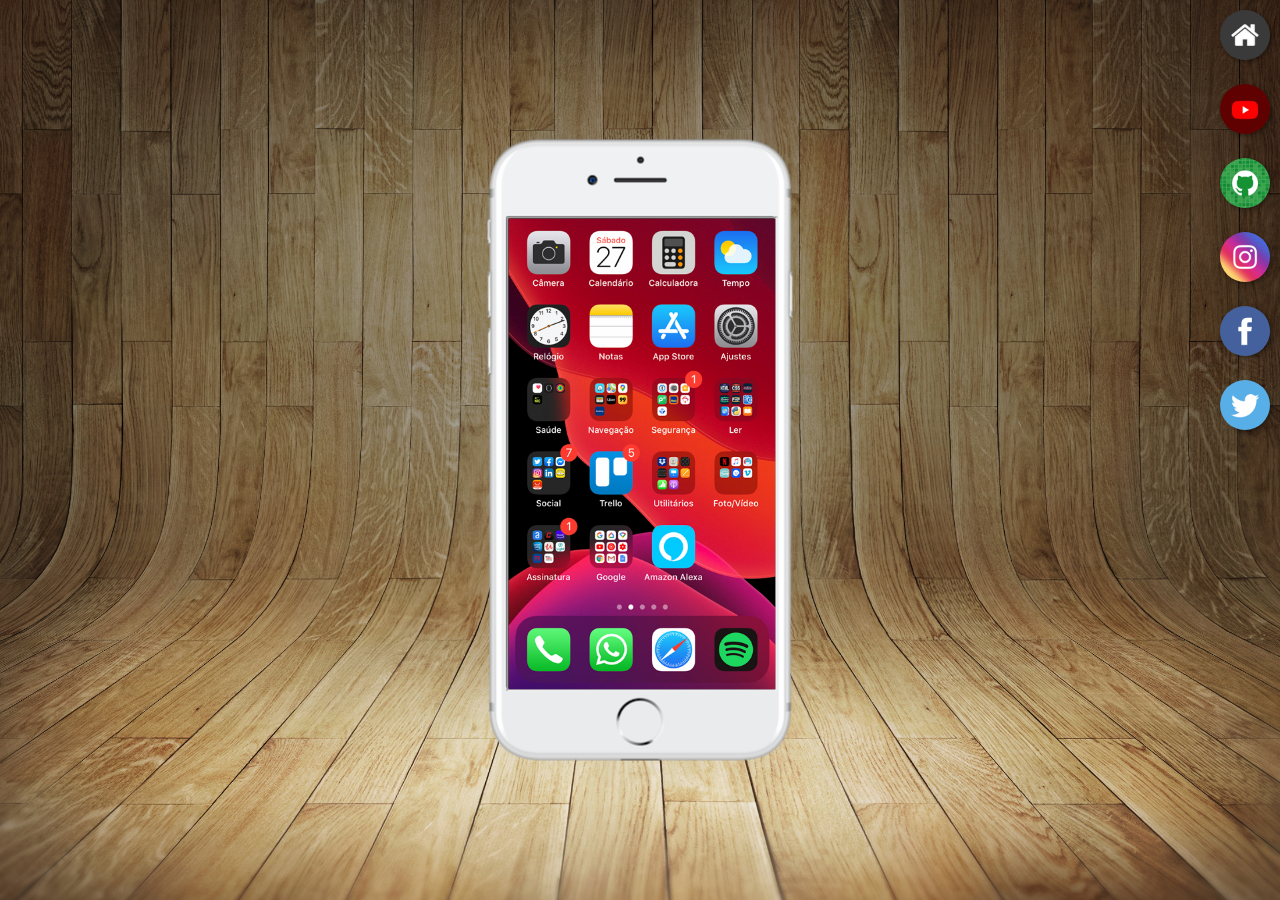
<file: index.html>
<!DOCTYPE html>
<html lang="pt-br">
<head>
    <meta charset="UTF-8">
    <meta name="viewport" content="width=device-width, initial-scale=1.0">
    <link rel="shortcut icon" href="favicon.ico" type="image/x-icon">
    <title>Projeto Redes Sociais</title>
    <link rel="stylesheet" href="estilo/sttyle.css">
</head>
<body>
    <main>
        <section id="telefone">
            <iframe src="home.html" name="tela" id="tela"></iframe>
        </section>
        <section id="redes-sociais">
            <a href="home.html" target="tela"><img src="imagens/logo-home.jpg" alt="Home"></a><br>
            <a href="youtube.html" target="tela"><img src="imagens/logo-youtube.jpg" alt="Youtube"></a><br>
            <a href="github.html" target="tela"><img src="imagens/logo-github.jpg" alt="Github"></a><br>
            <a href="instagram.html" target="tela"><img src="imagens/logo-instagram.jpg" alt="Instagram"></a><br>
            <a href="facebook.html" target="tela"><img src="imagens/logo-facebook.jpg" alt="Facebook"></a><br>
            <a href="Twitter.html" target="tela"><img src="imagens/logo-twitter.jpg" alt="Twitter"></a>
        </section>
    </main>
</body>
</html>
</file>
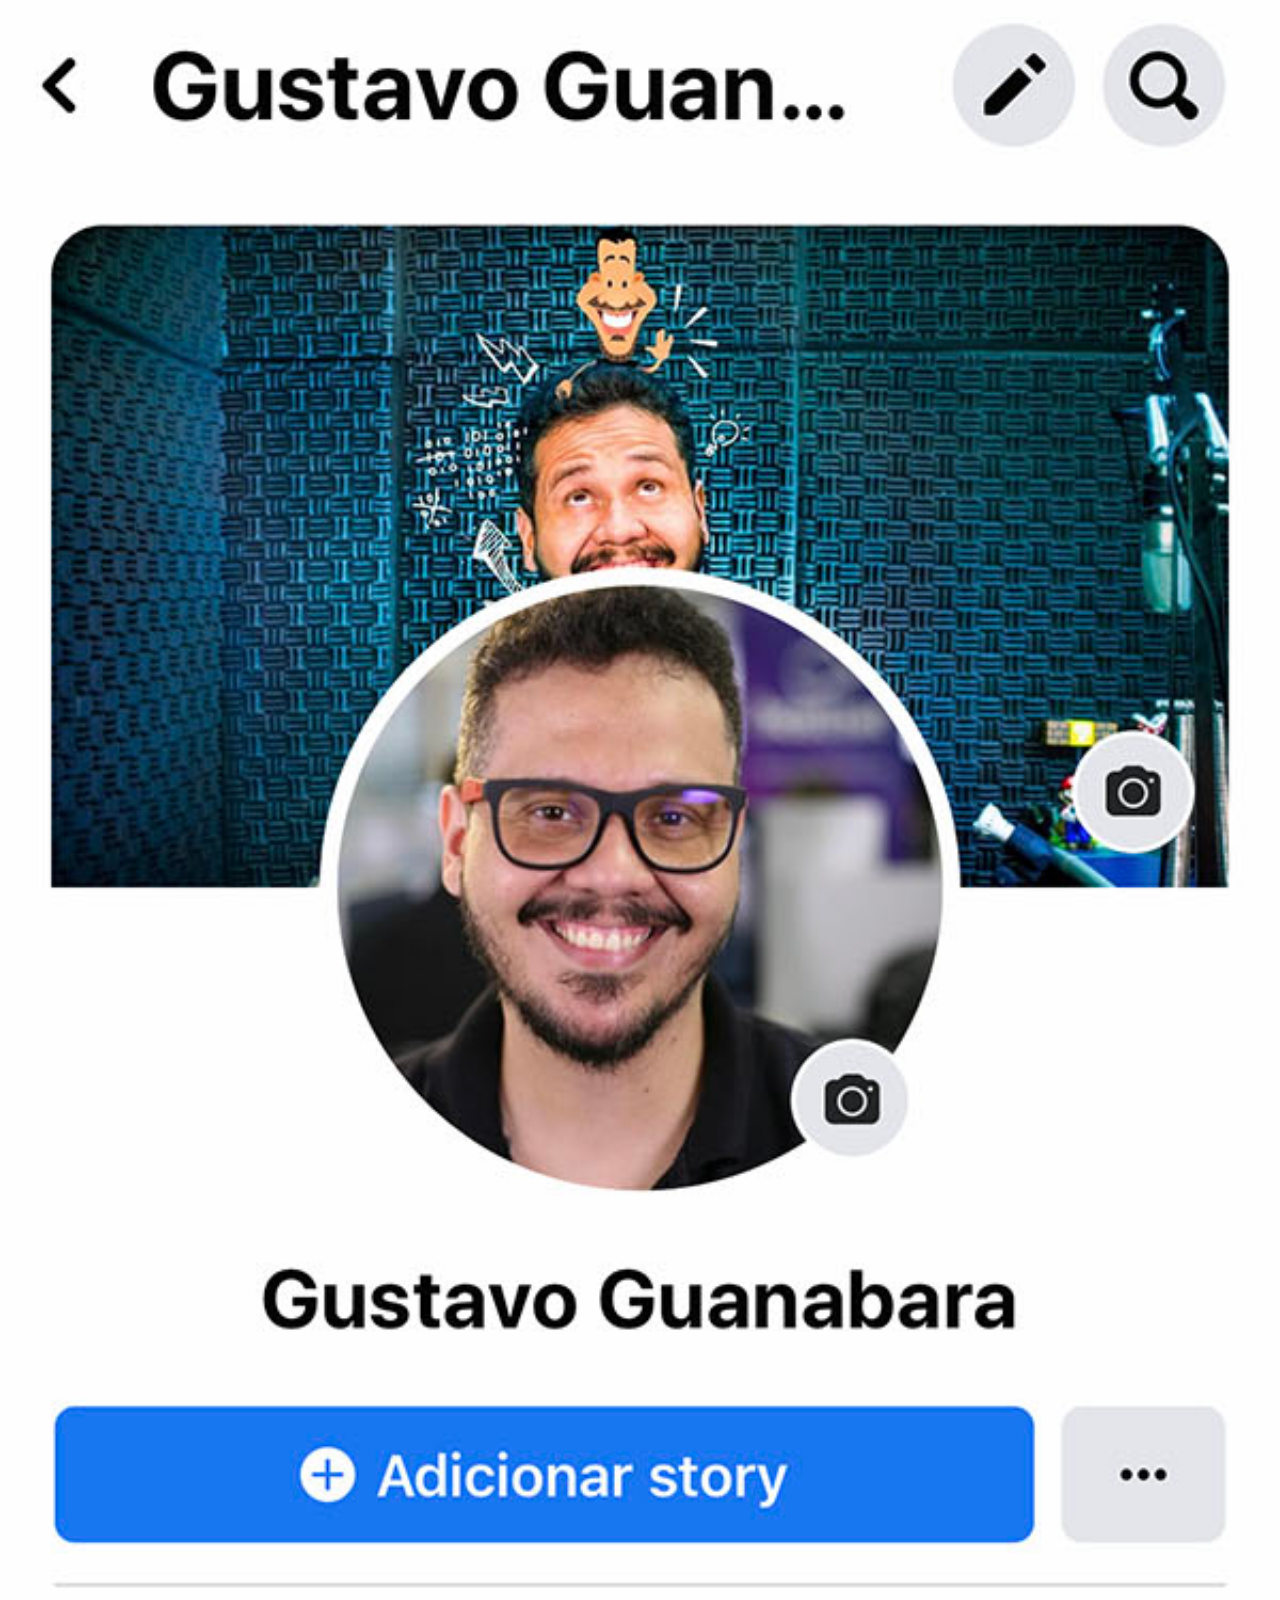
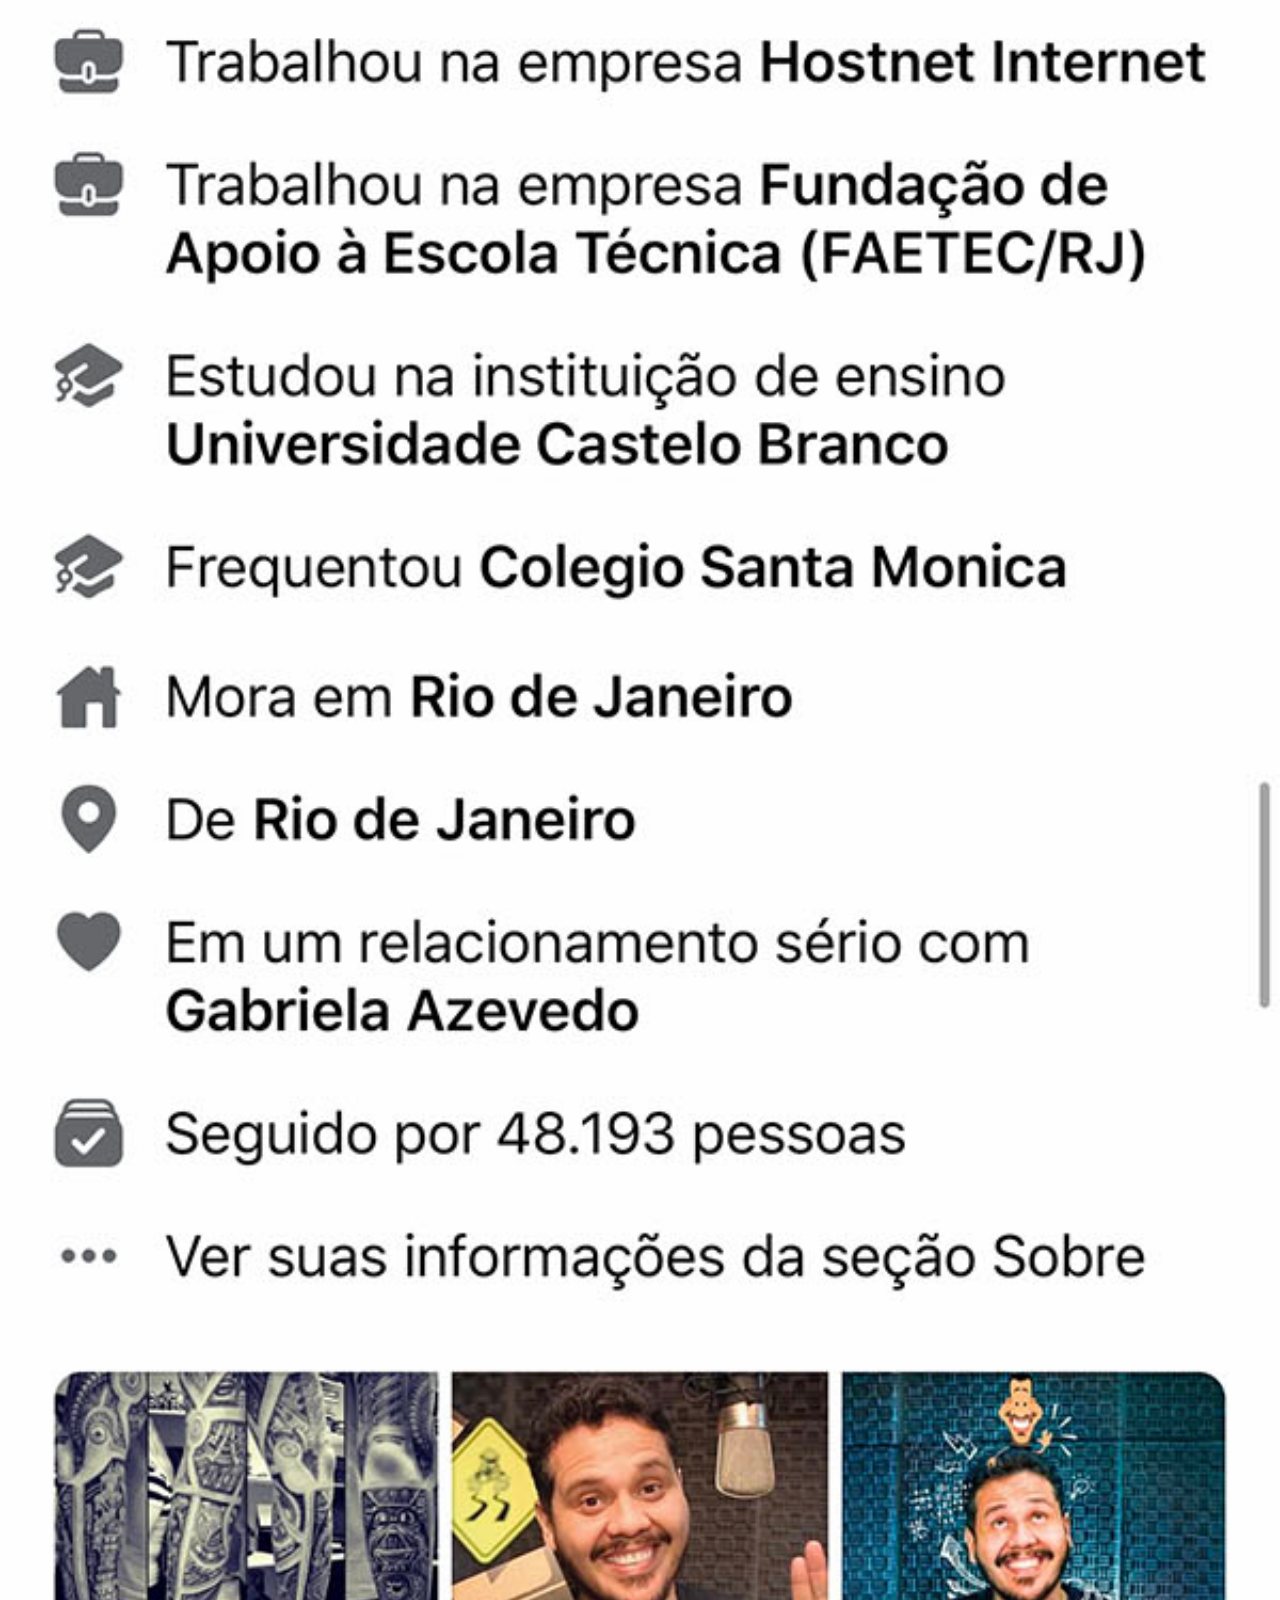
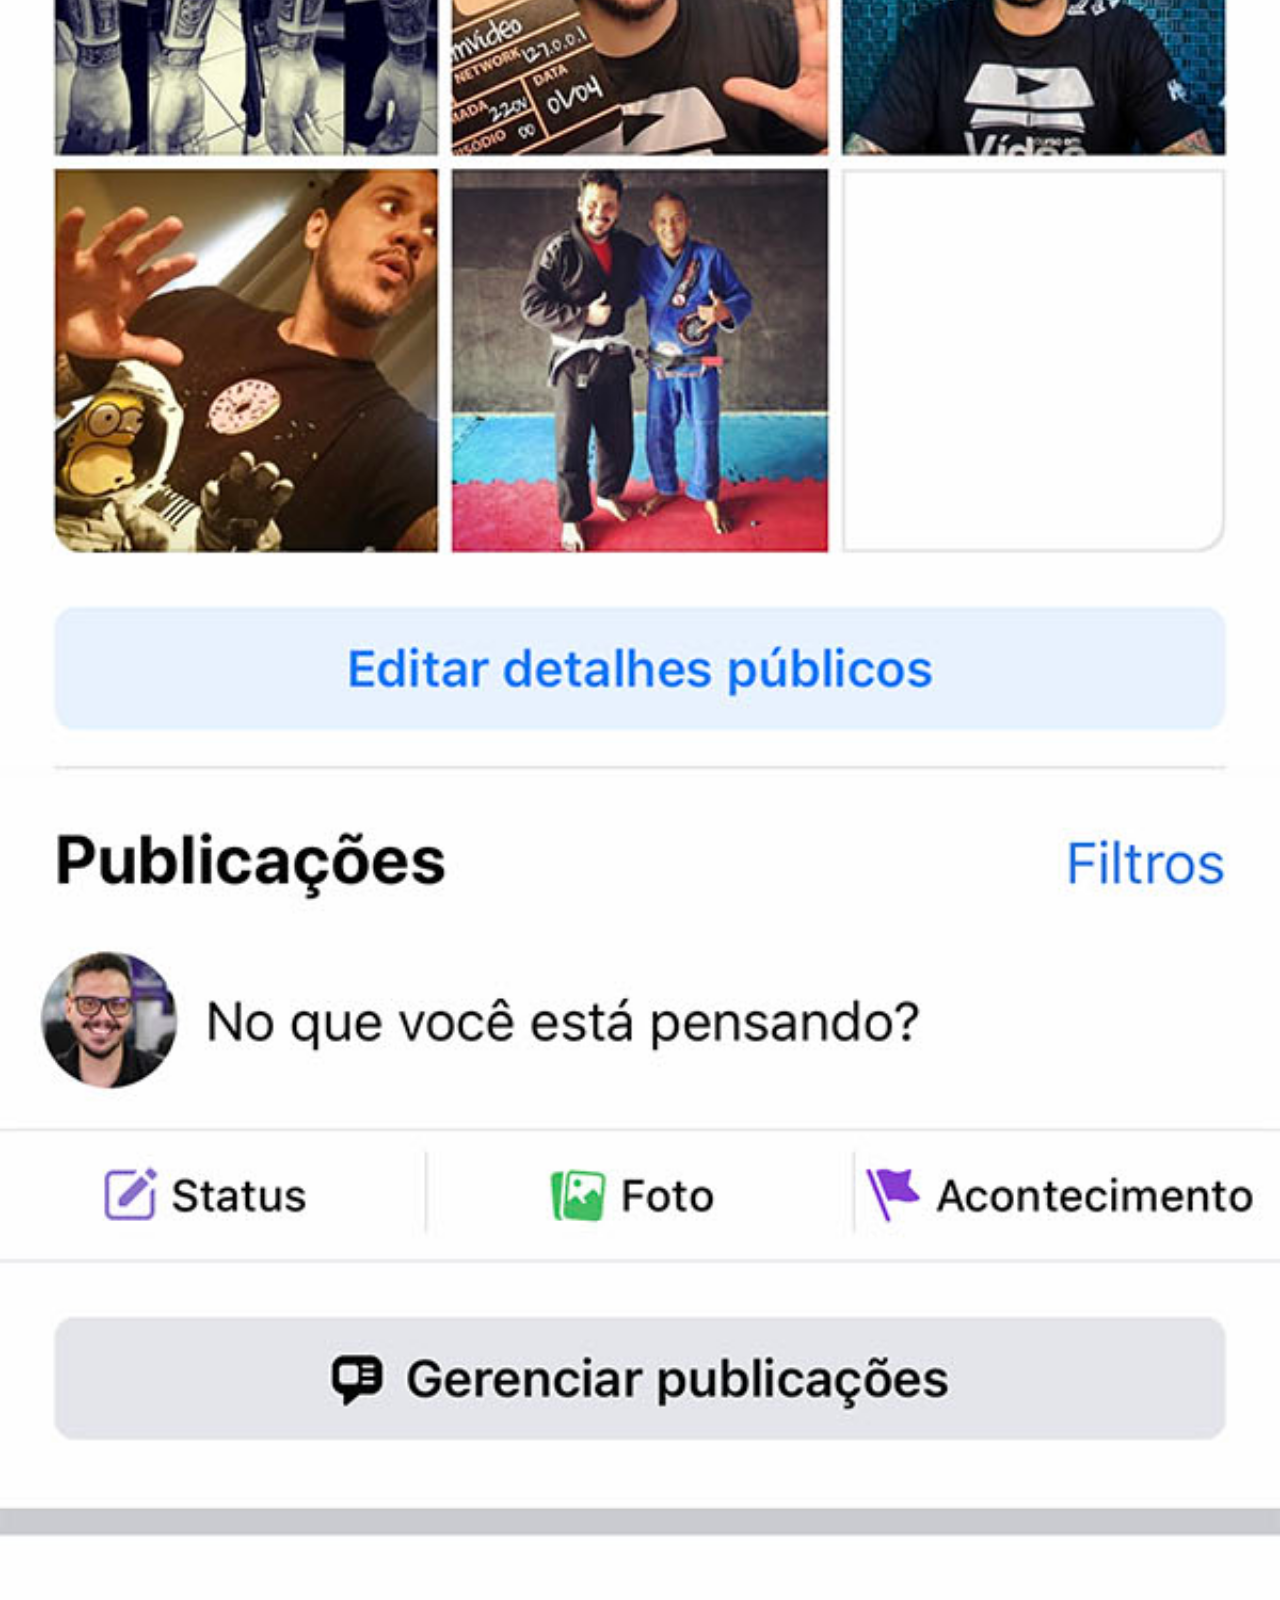
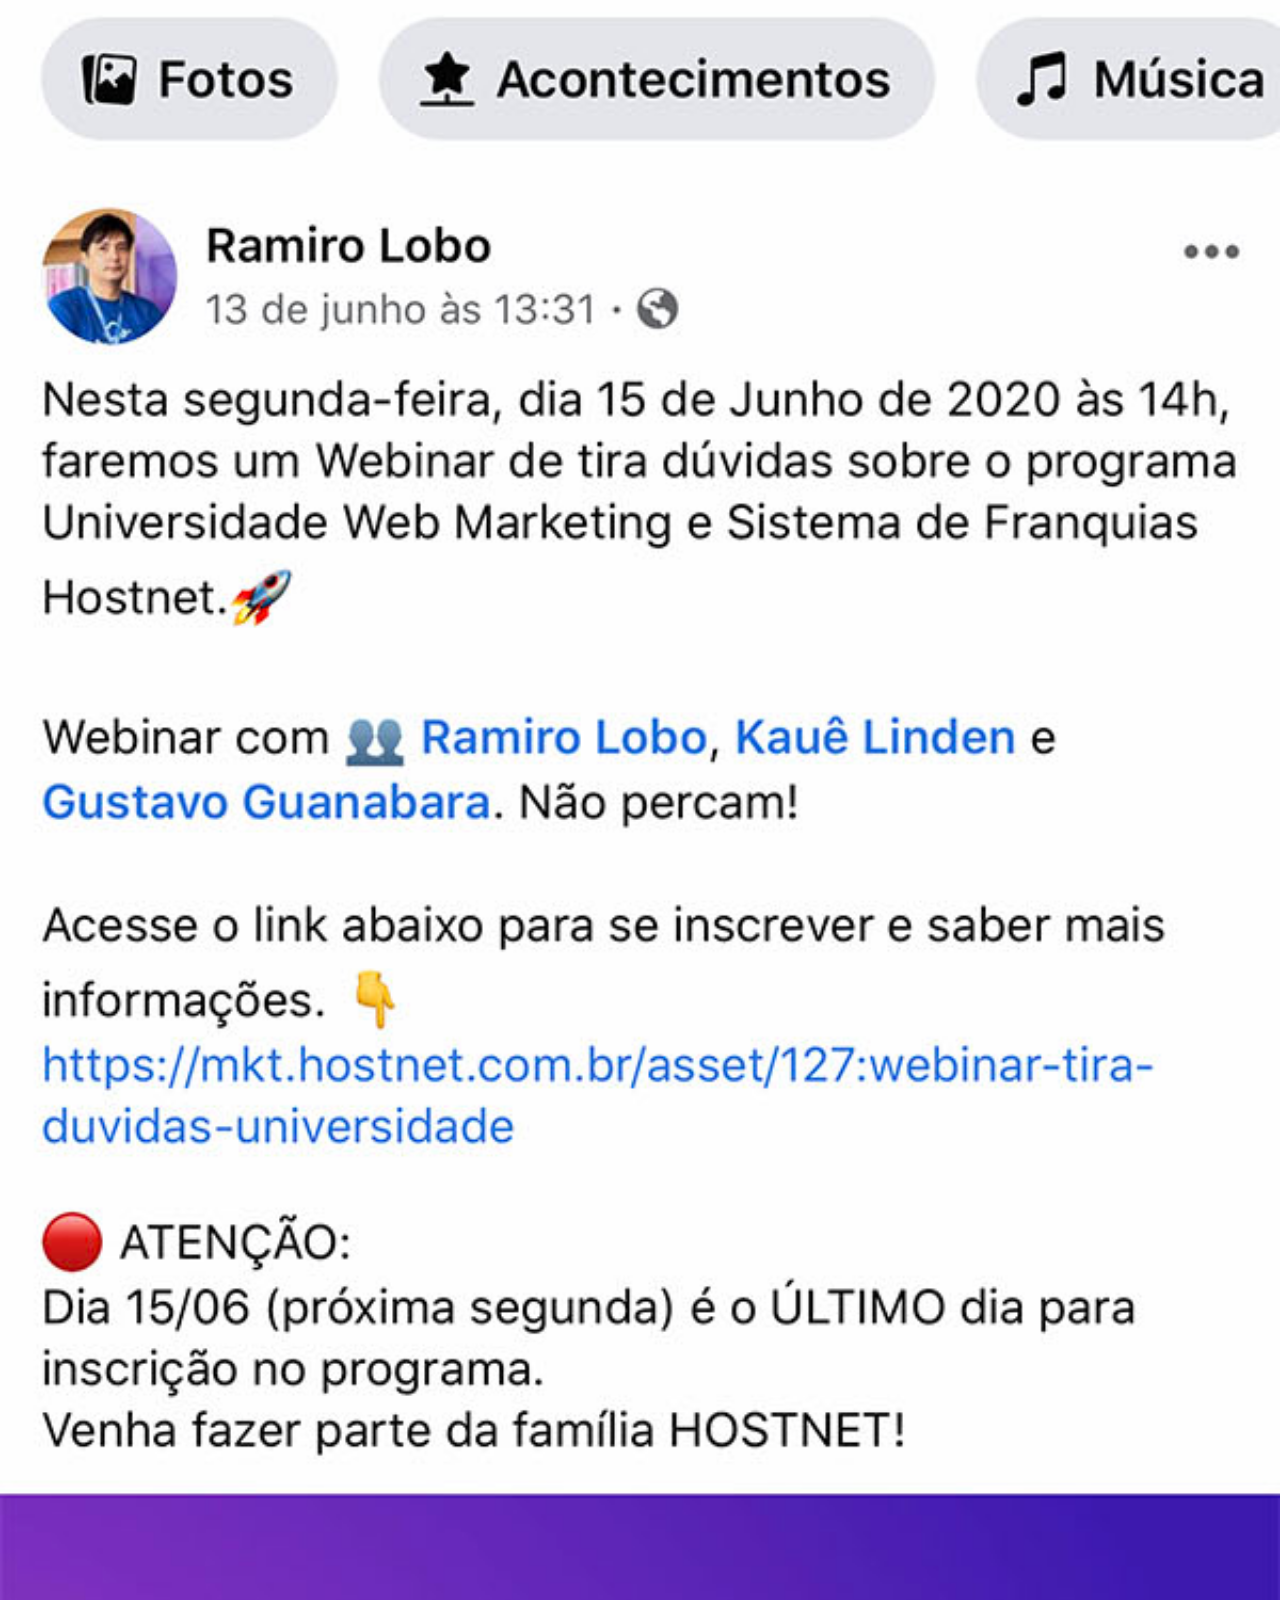
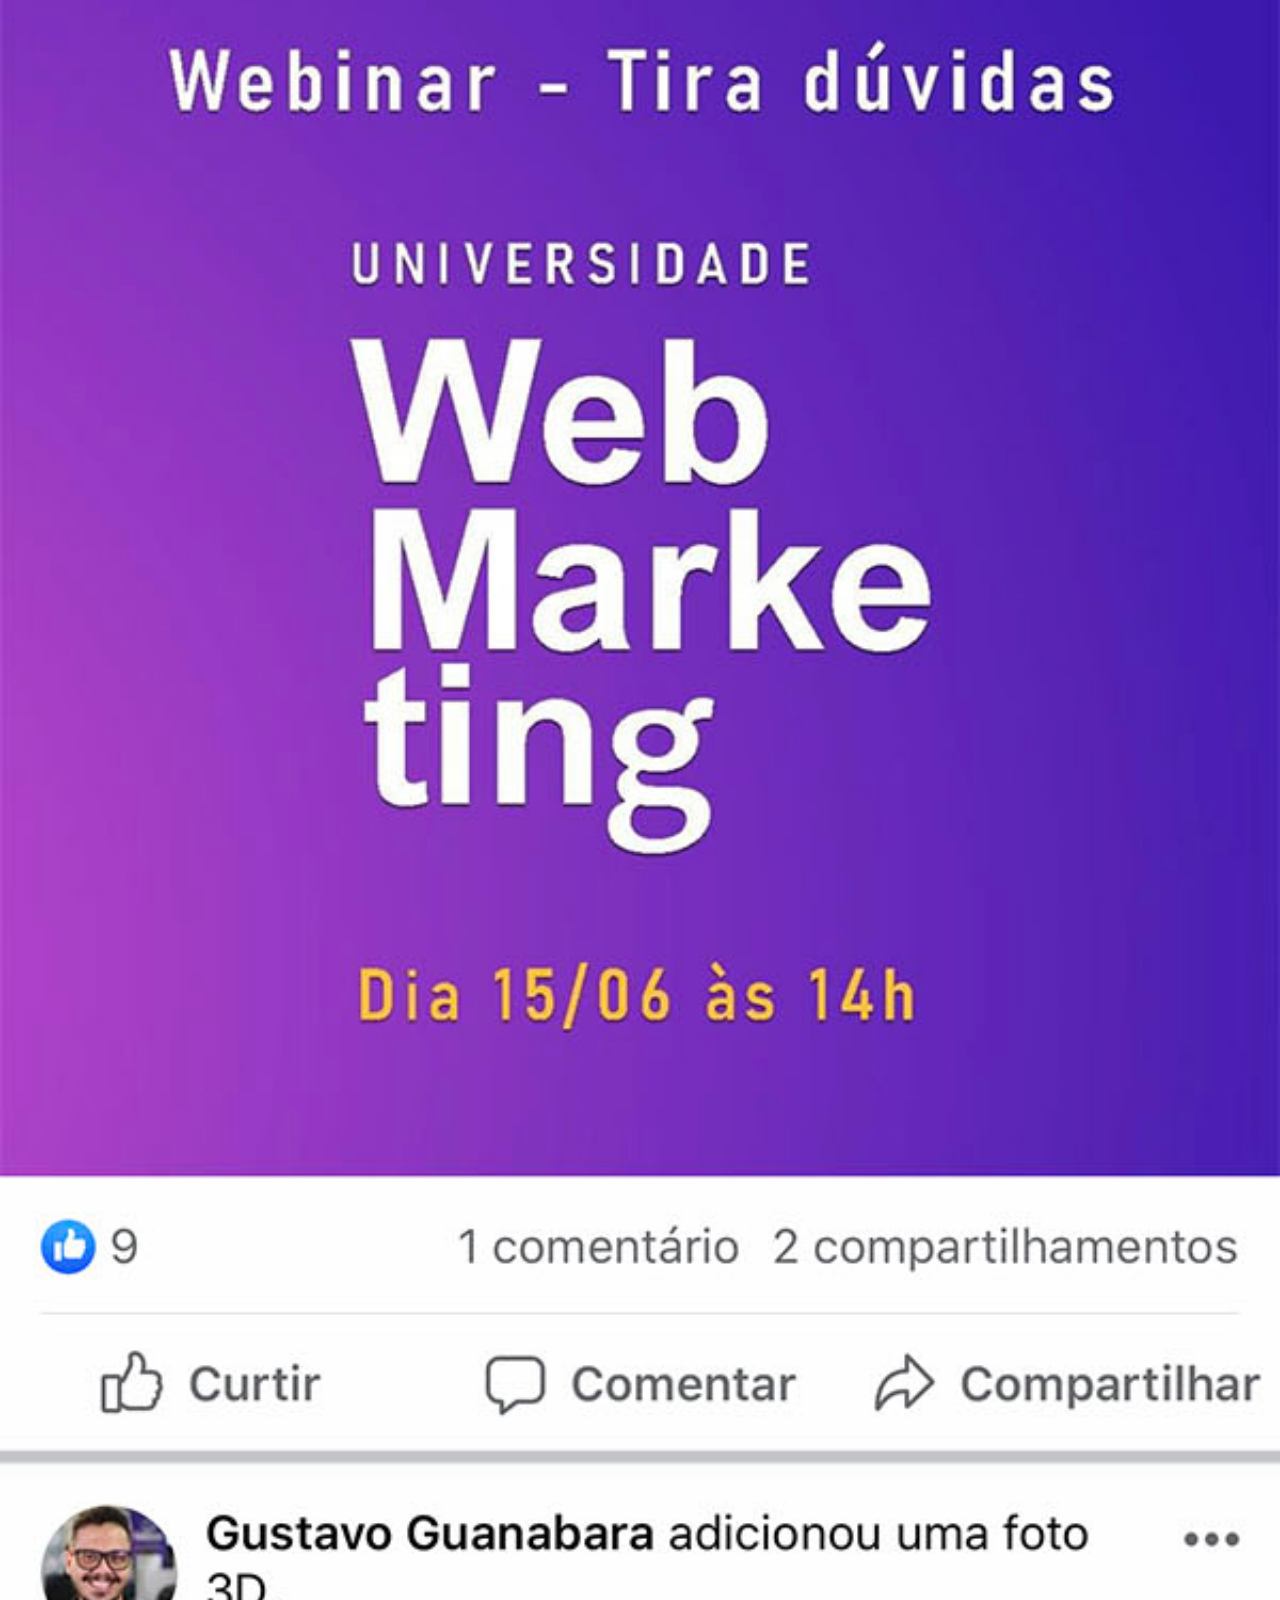
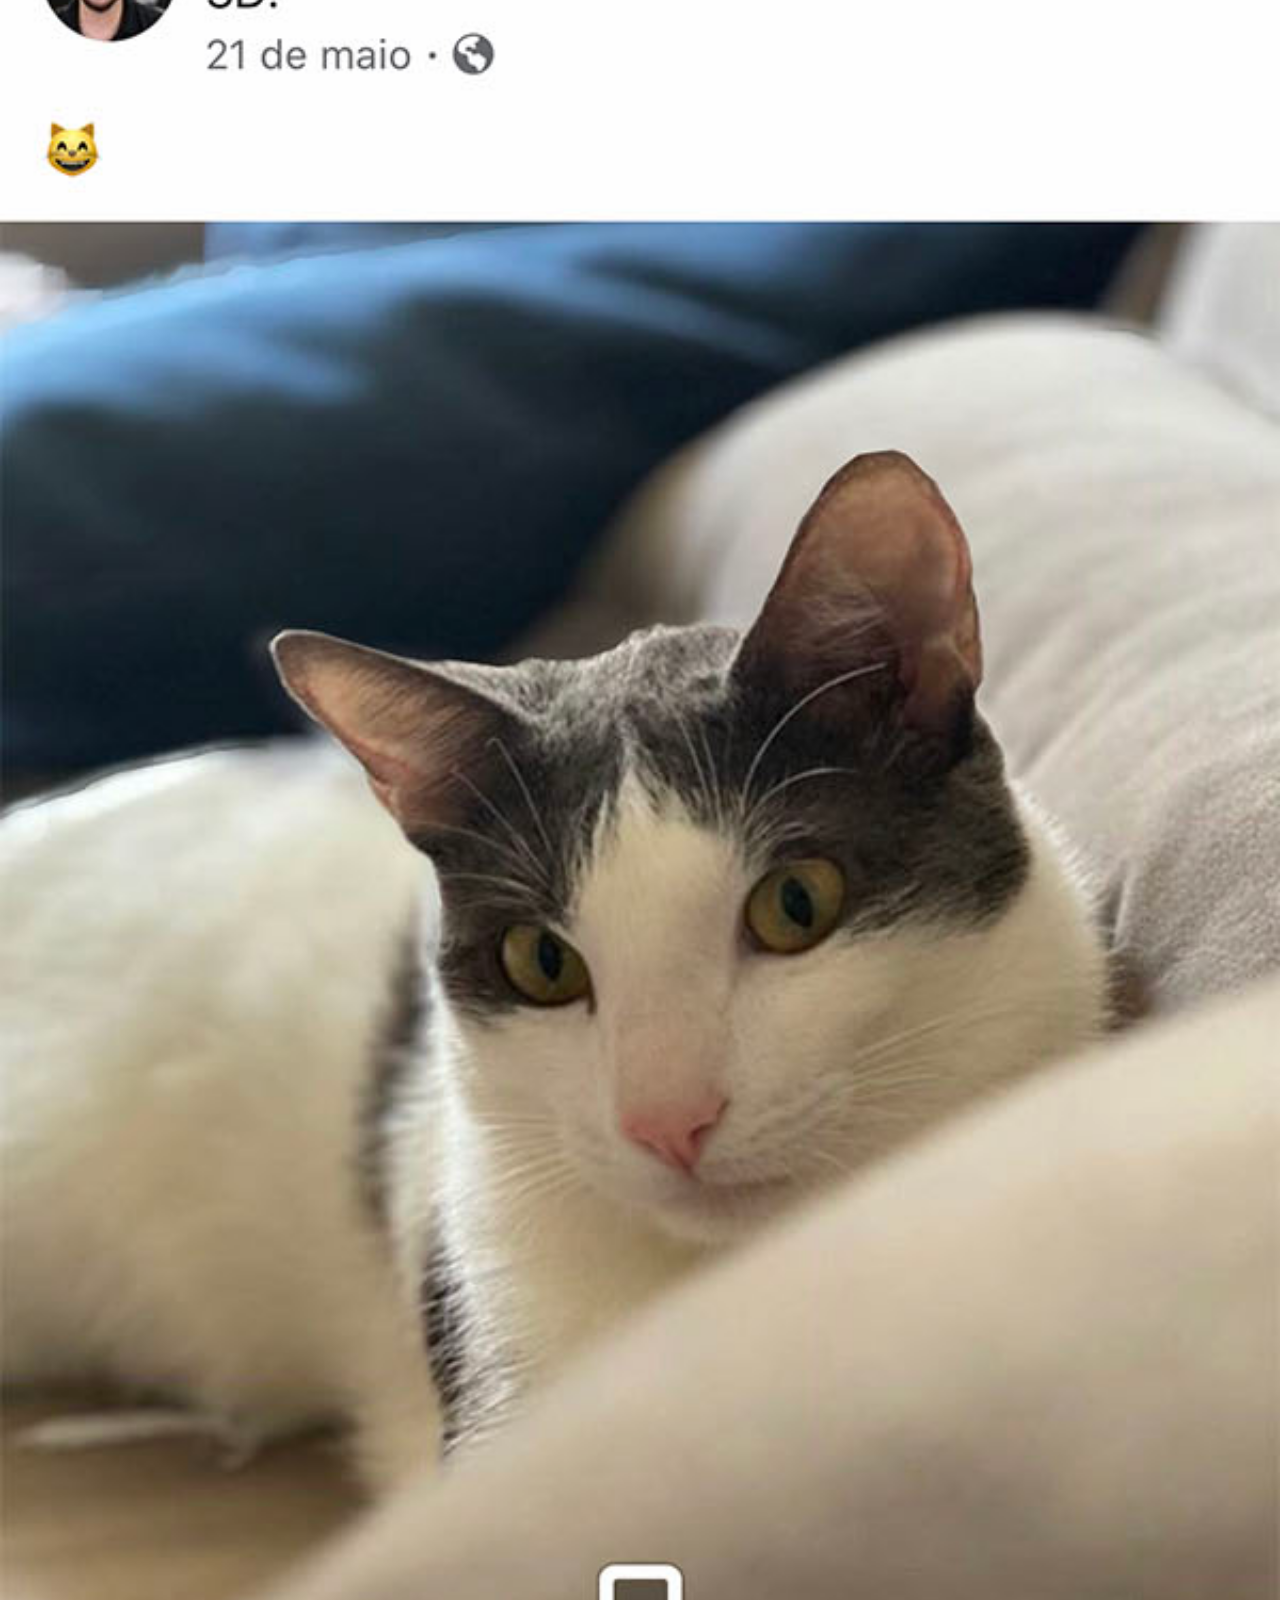
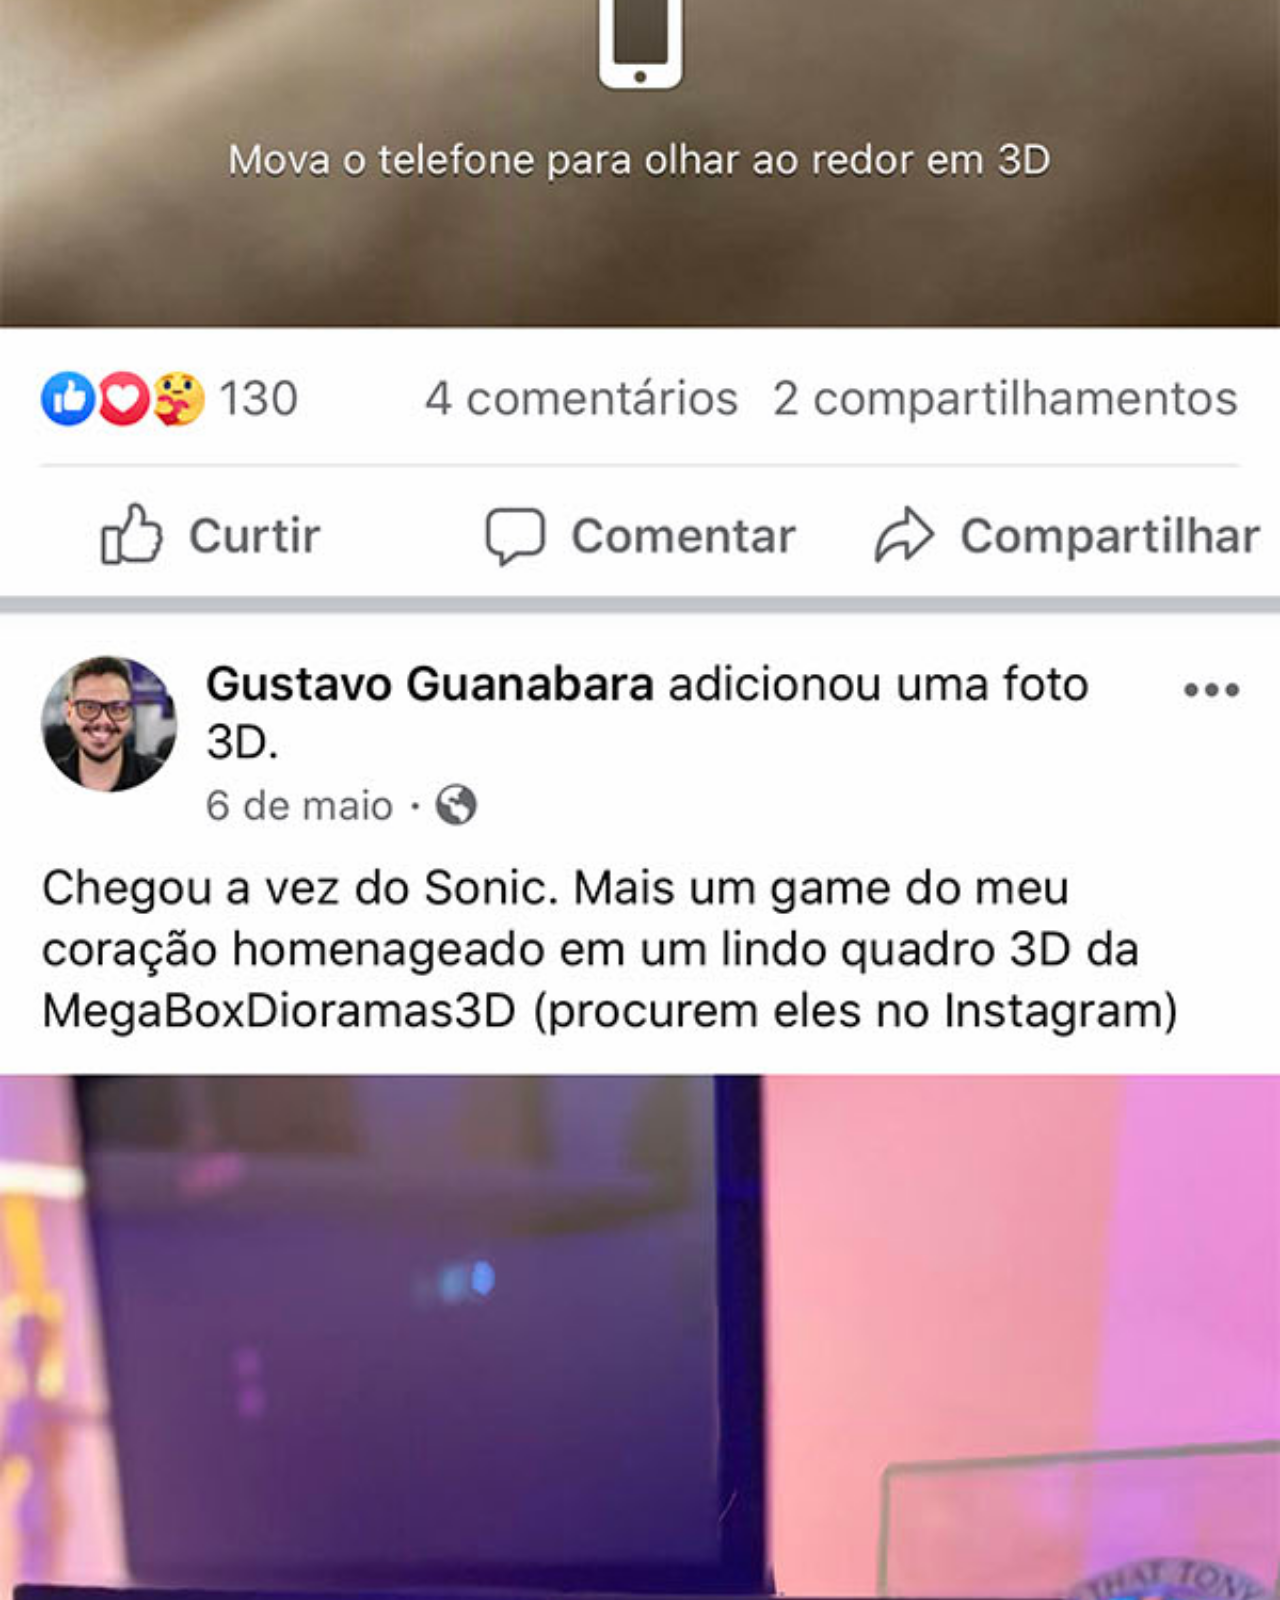
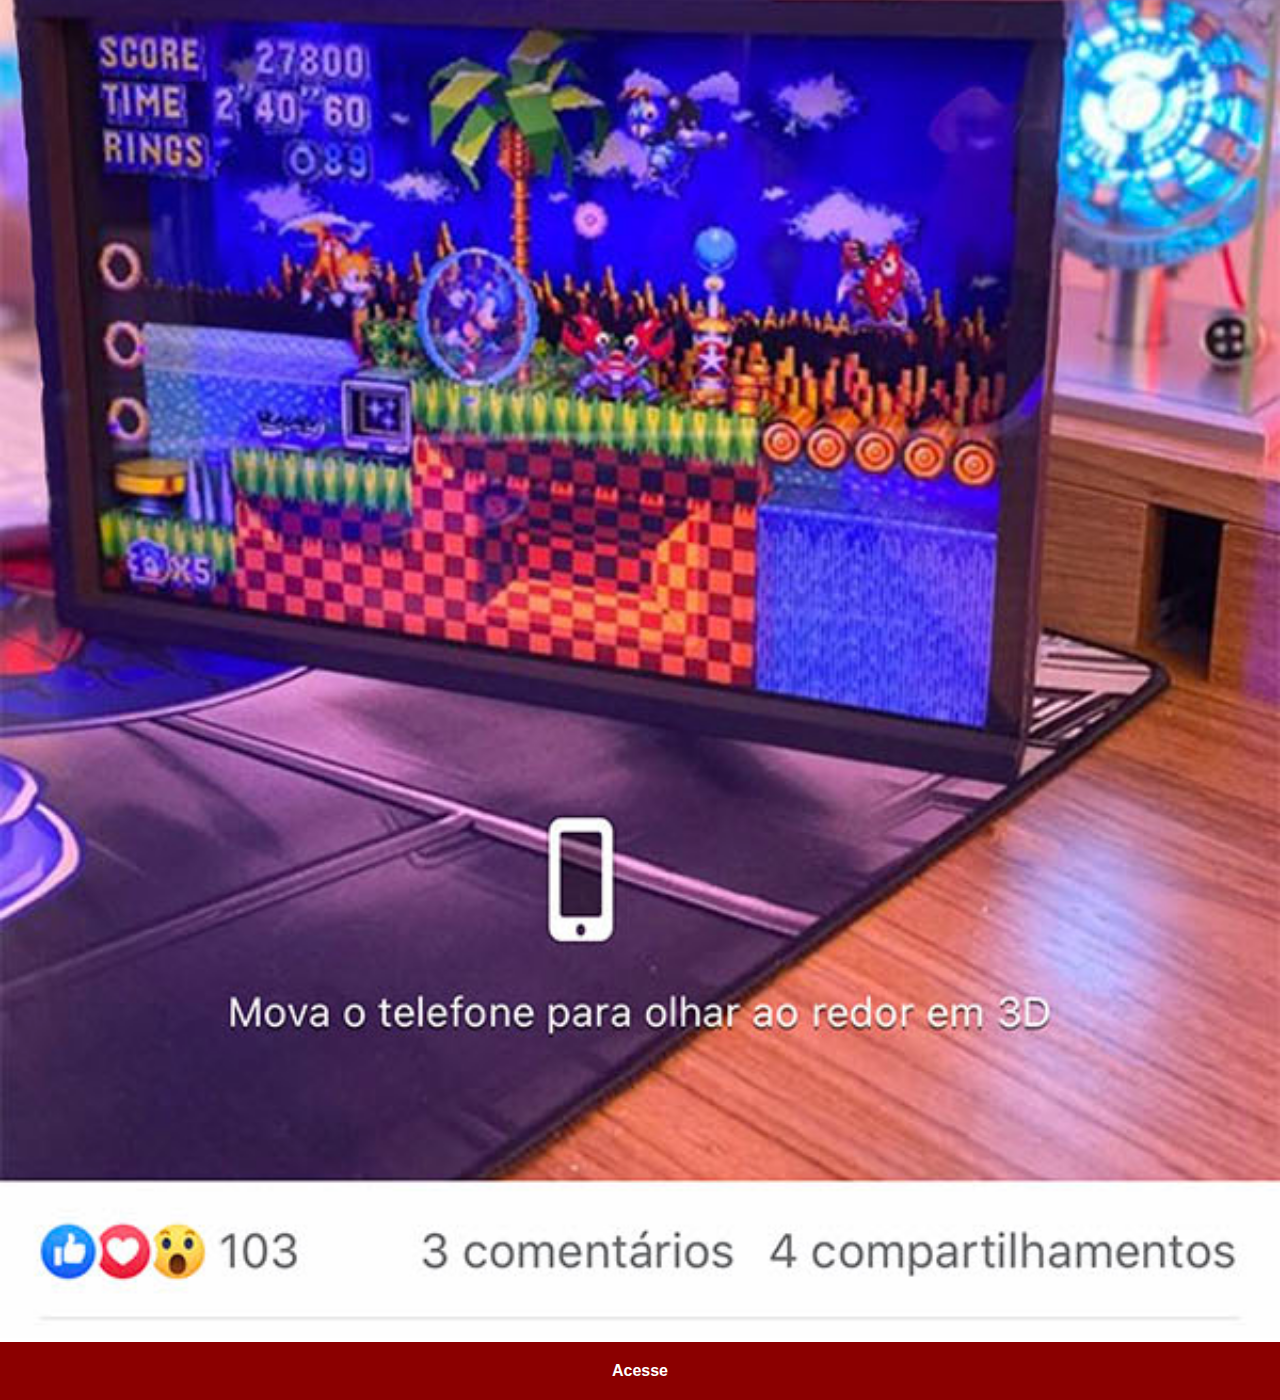
<file: facebook.html>
<!DOCTYPE html>
<html lang="pt-br">
<head>
    <meta charset="UTF-8">
    <meta name="viewport" content="width=device-width, initial-scale=1.0">
    <title>Facebook</title>
    <link rel="stylesheet" href="estilos/social.css">
</head>
<body>
    <img src="imagens/tela-facebook.jpg" alt="Facebook">
    <a href="#" target="_blank">Acesse</a>
</body>
</html>
</file>
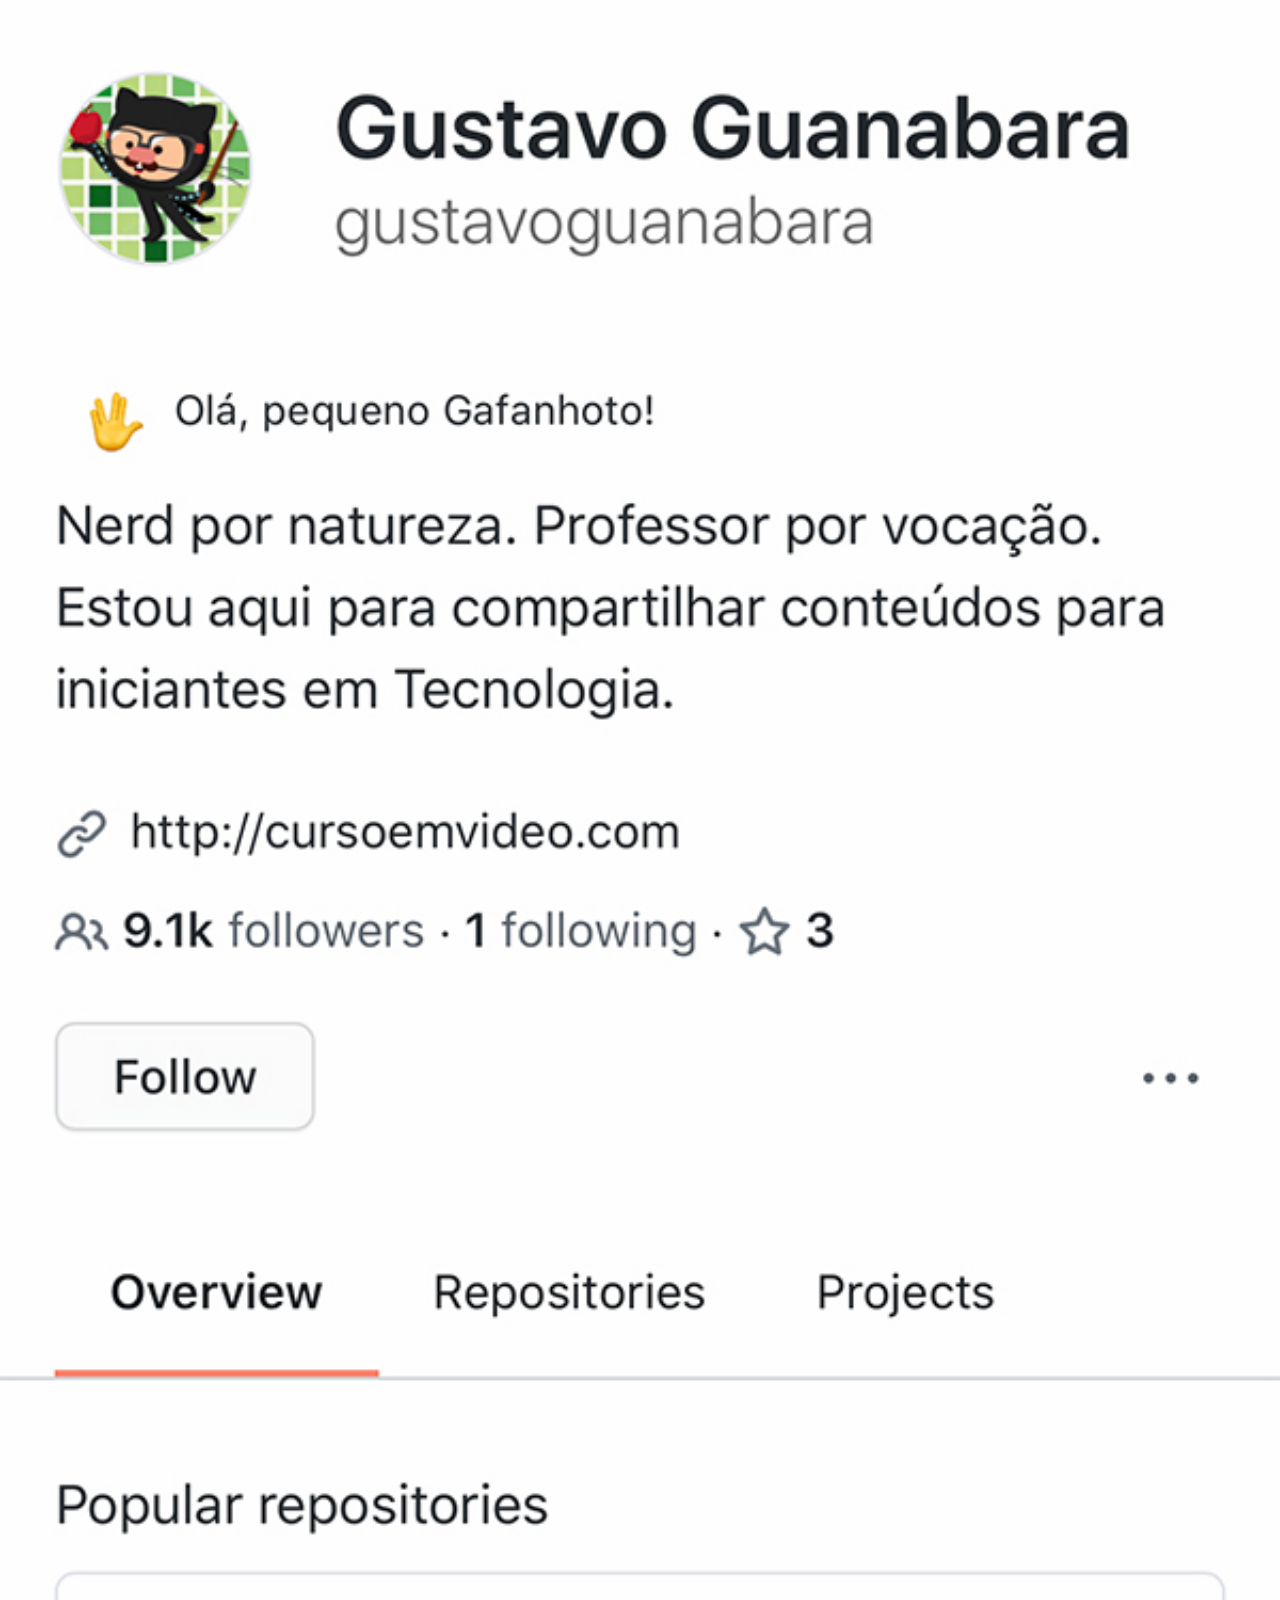
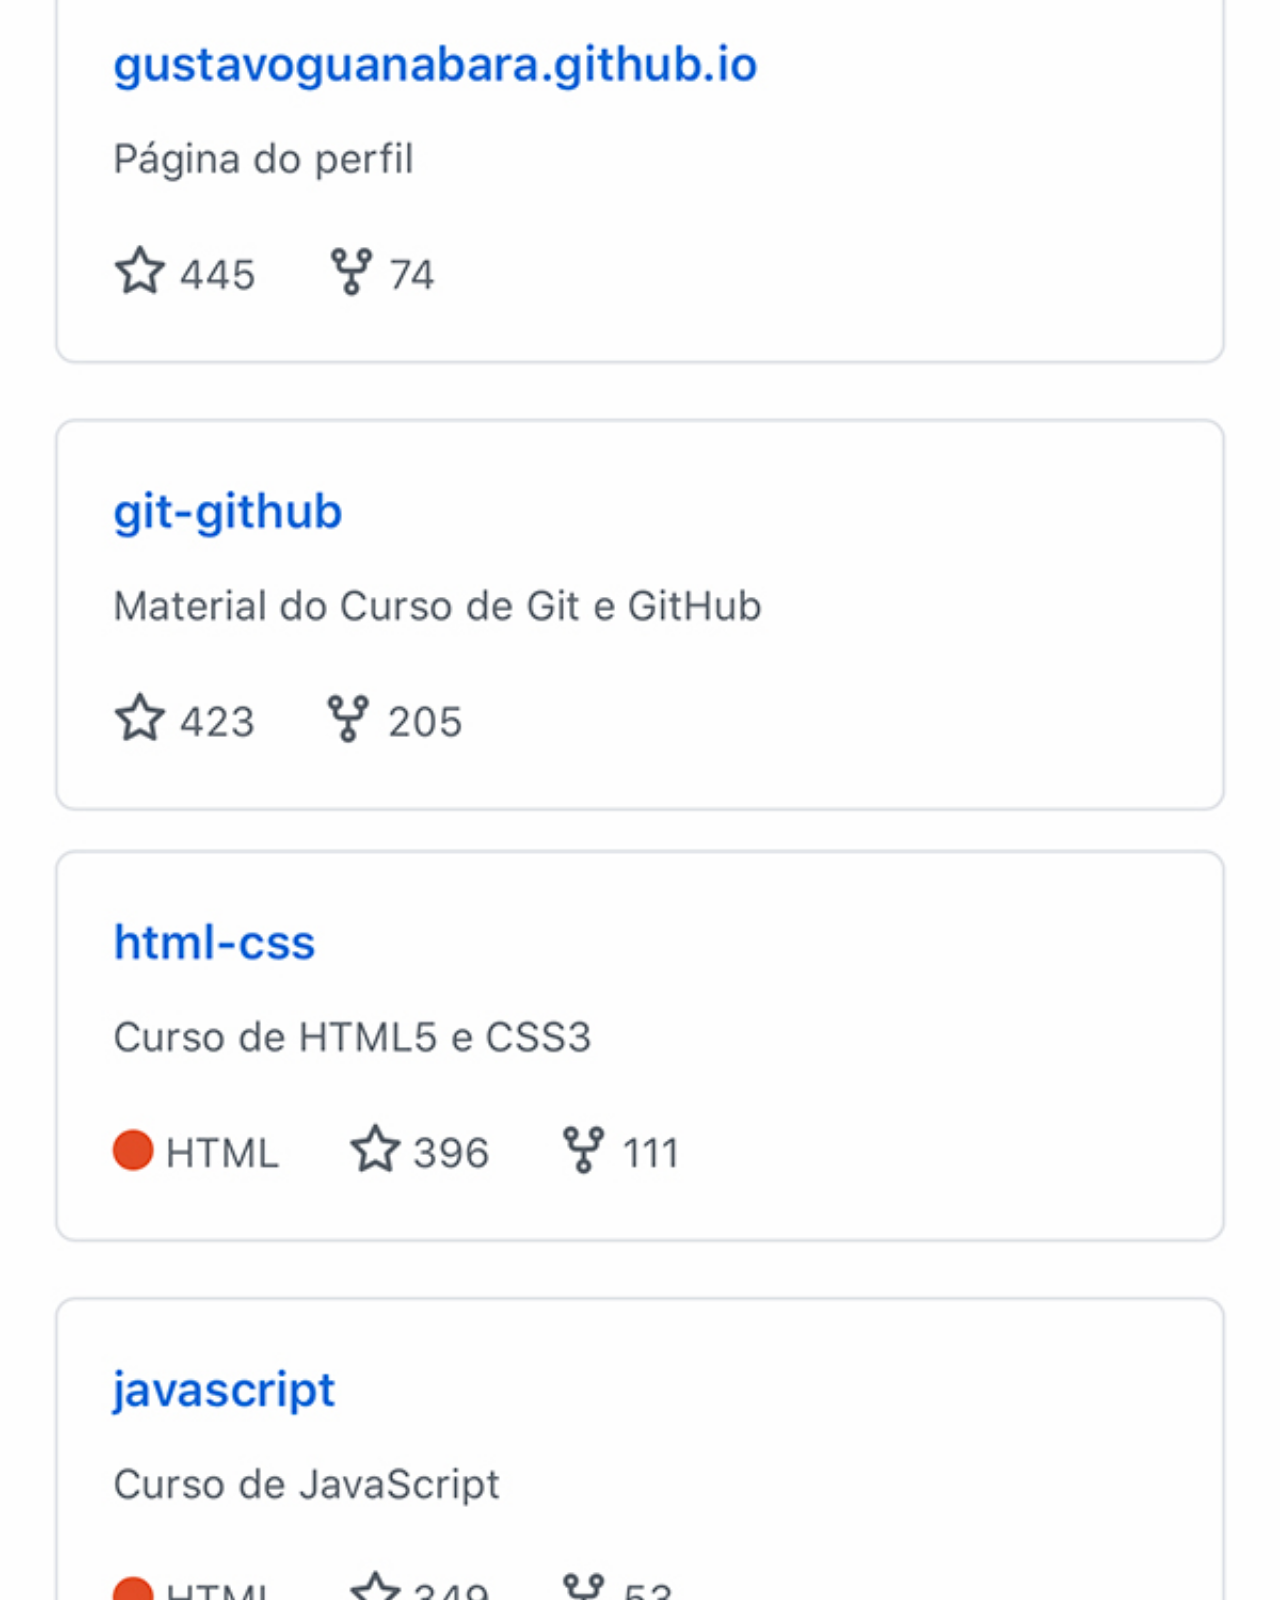
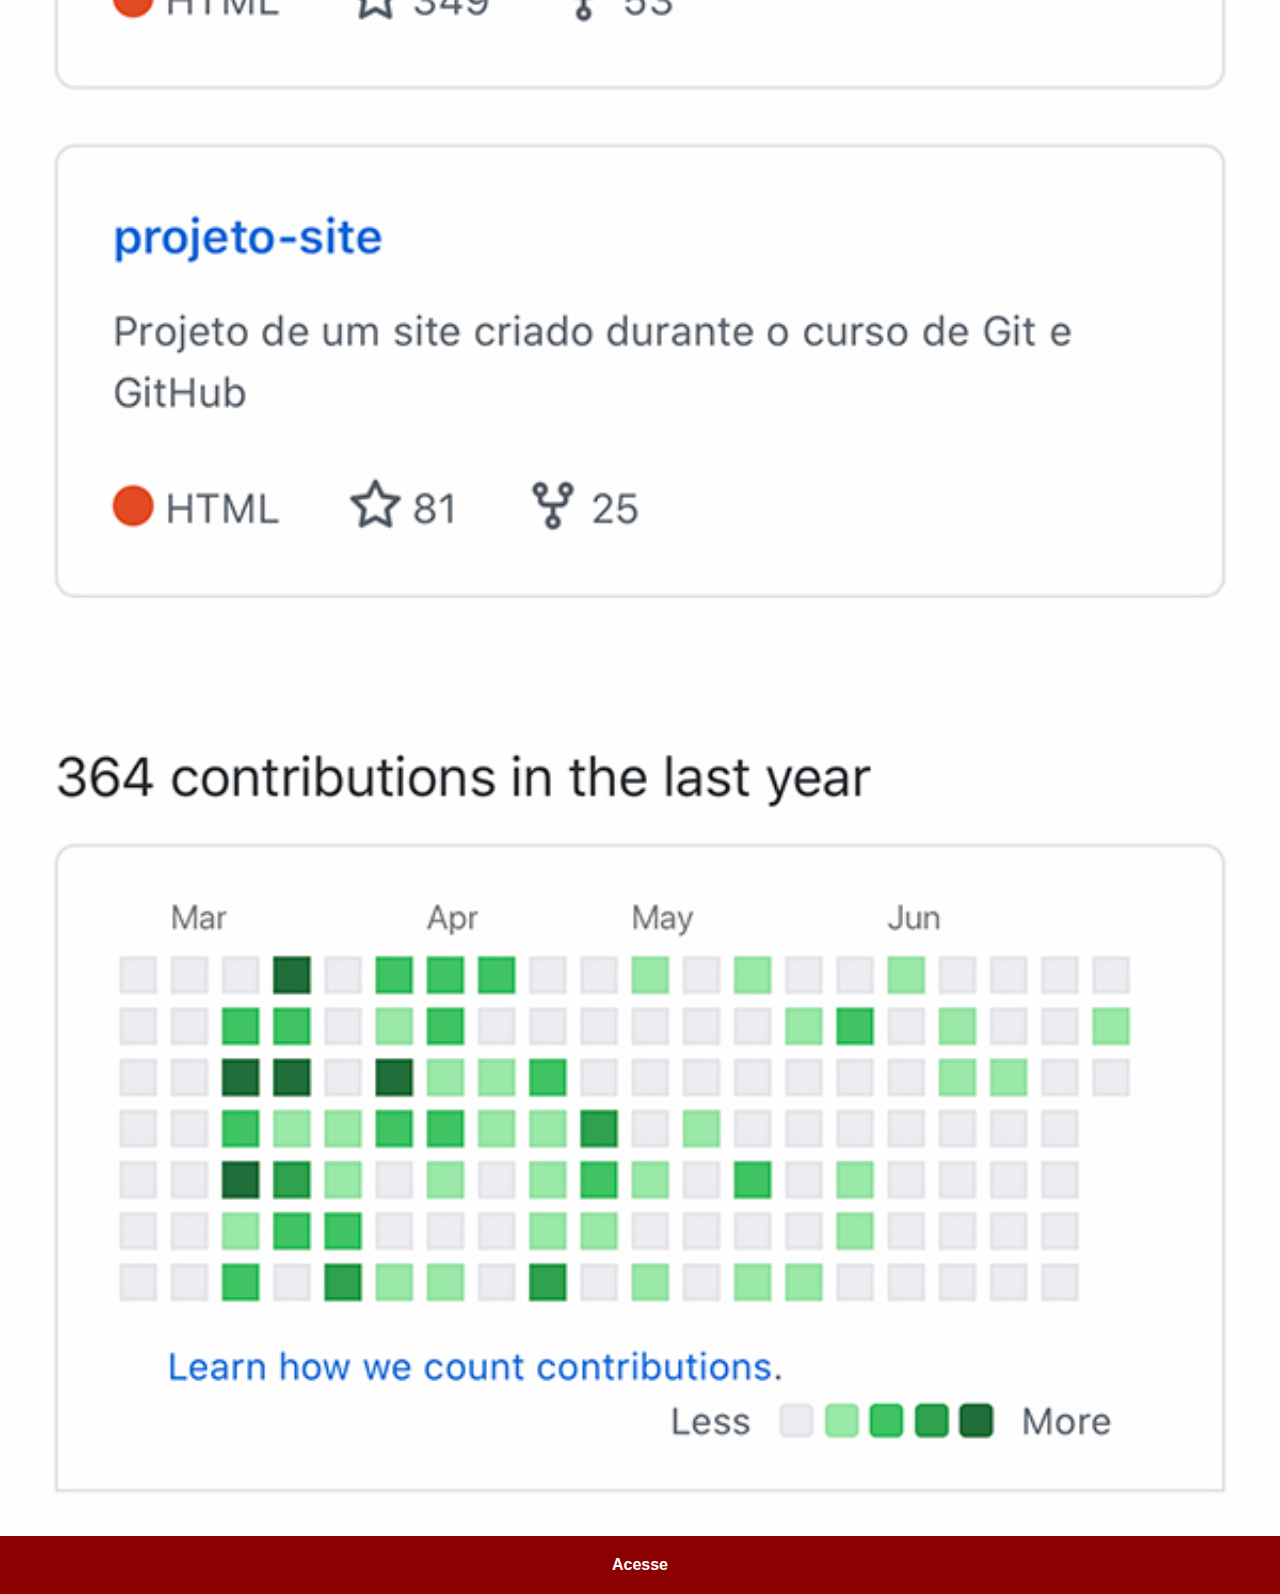
<file: github.html>
<!DOCTYPE html>
<html lang="pt-br">
<head>
    <meta charset="UTF-8">
    <meta name="viewport" content="width=device-width, initial-scale=1.0">
    <title>Github</title>
    <link rel="stylesheet" href="estilos/social.css">
</head>
<body>
    <img src="imagens/tela-github.jpg" alt="Github">
    <a href="https://github.com/" target="_blank">Acesse</a>
</body>
</html>
</file>
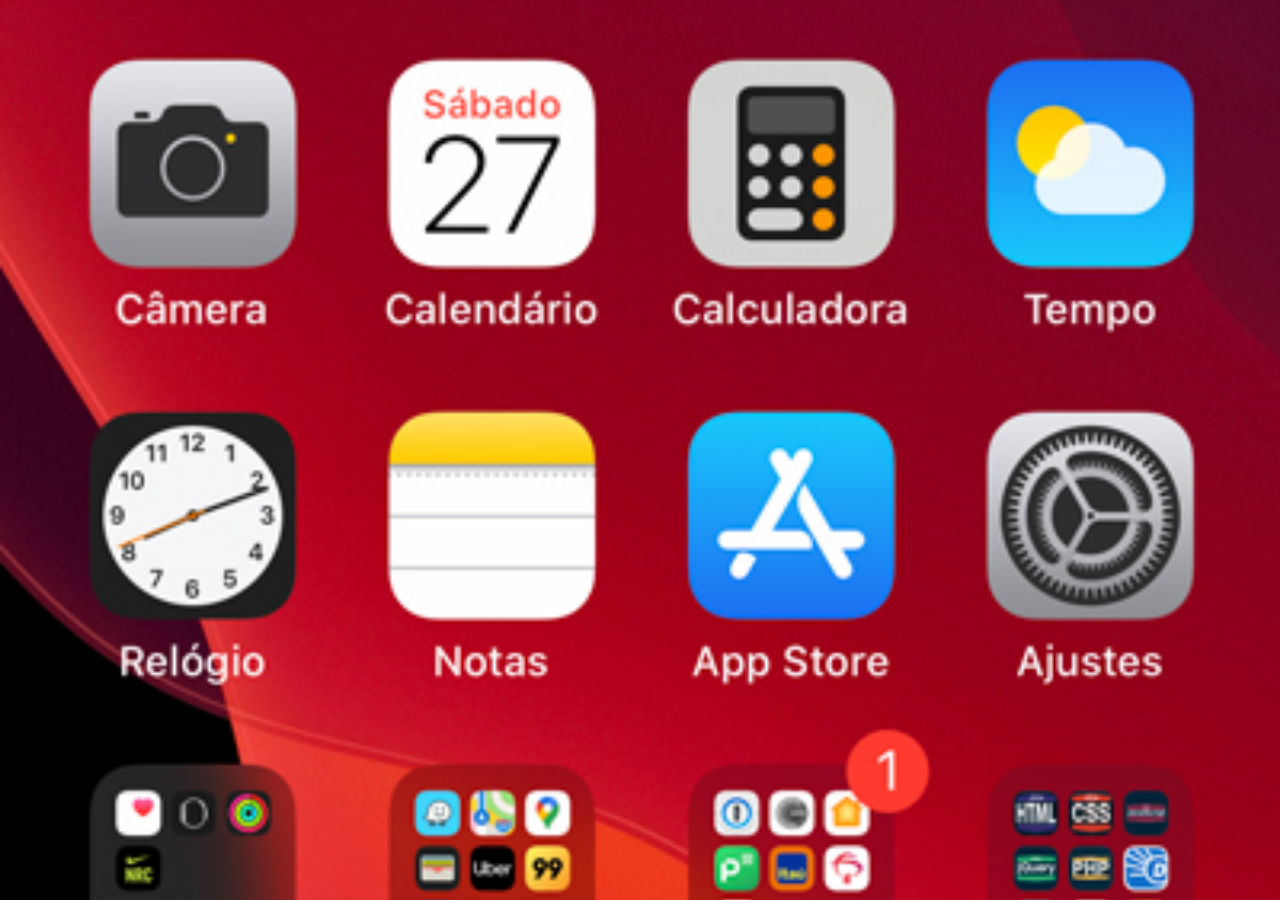
<file: home.html>
<!DOCTYPE html>
<html lang="pt-br">
<head>
    <meta charset="UTF-8">
    <meta name="viewport" content="width=device-width, initial-scale=1.0">
    <title>Home</title>
</head>
<style>
    * {
        margin: 0px;
        padding: 0px;
    }

    body {
        width: 100vw;
        height: 100vh;
        background: black url('imagens/tela-home.jpg') no-repeat top center;
        background-size: cover;
    }
</style>
<body>
    
</body>
</html>
</file>
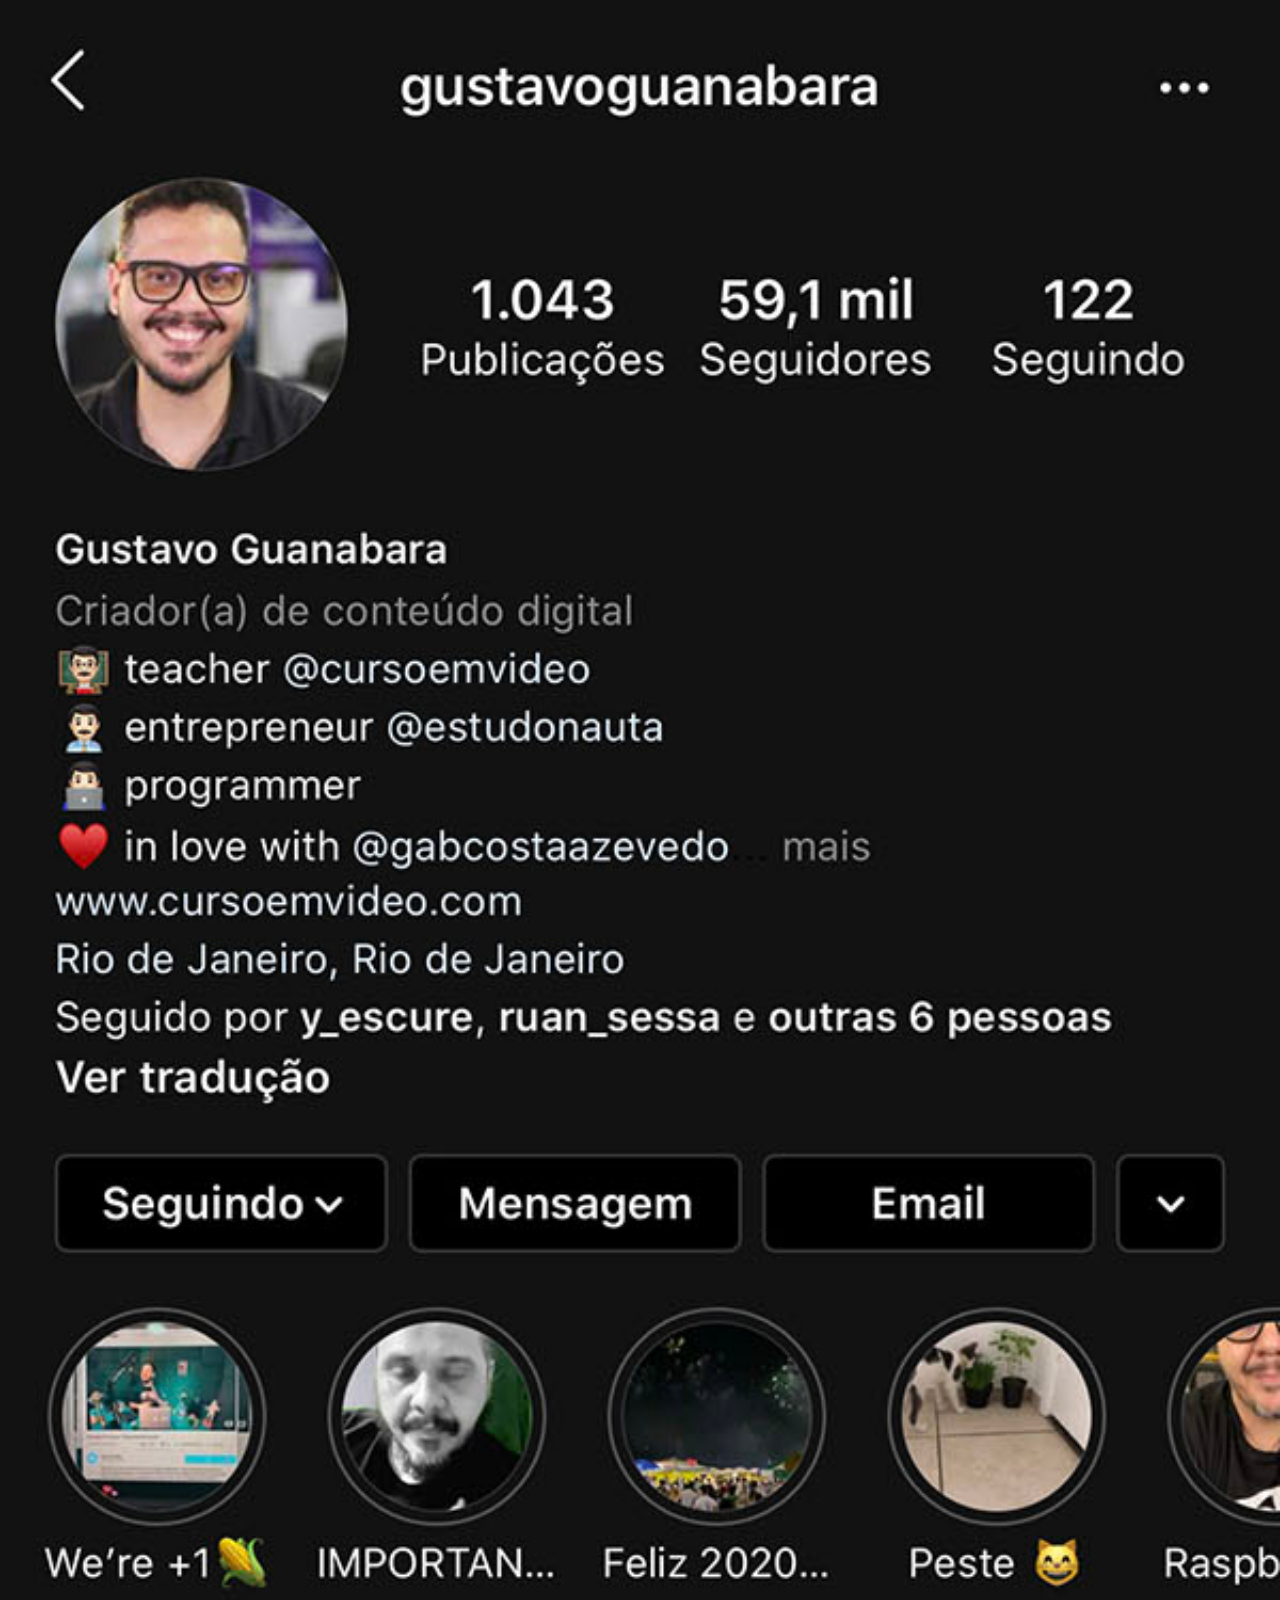
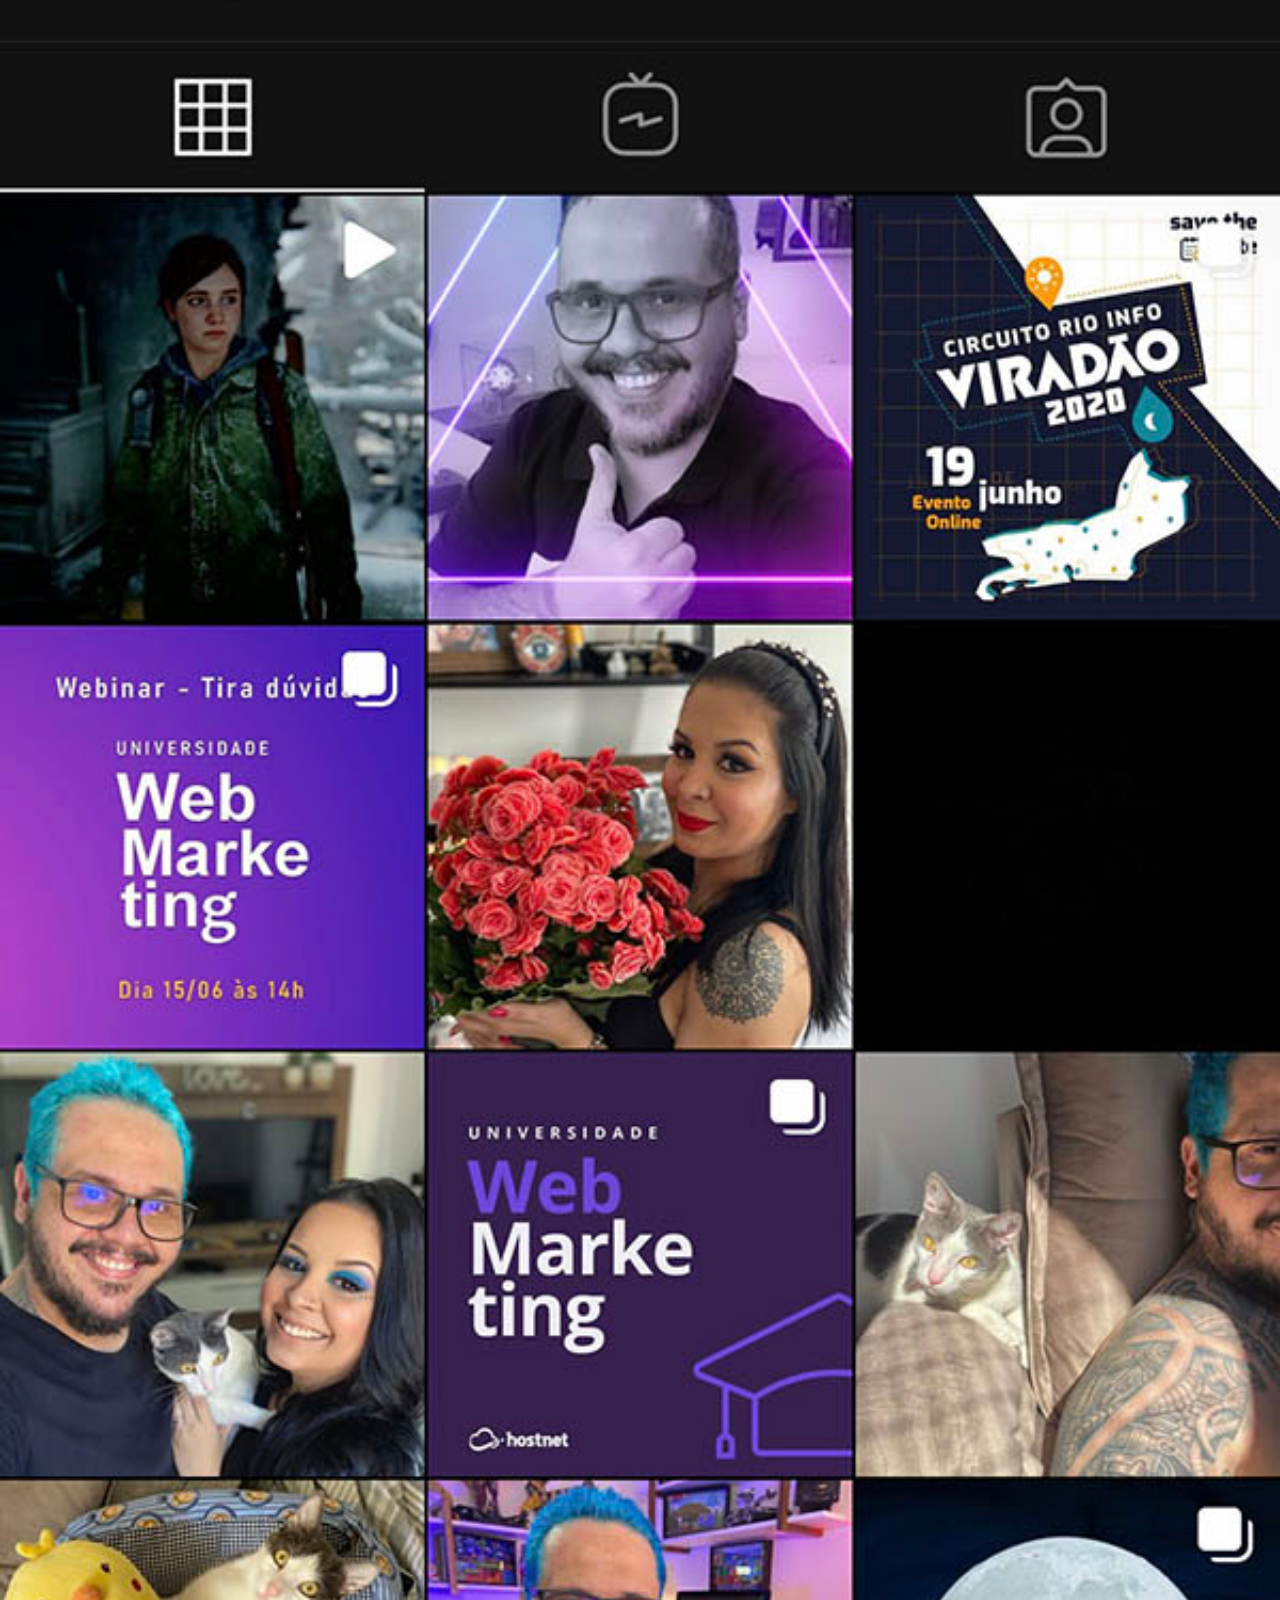
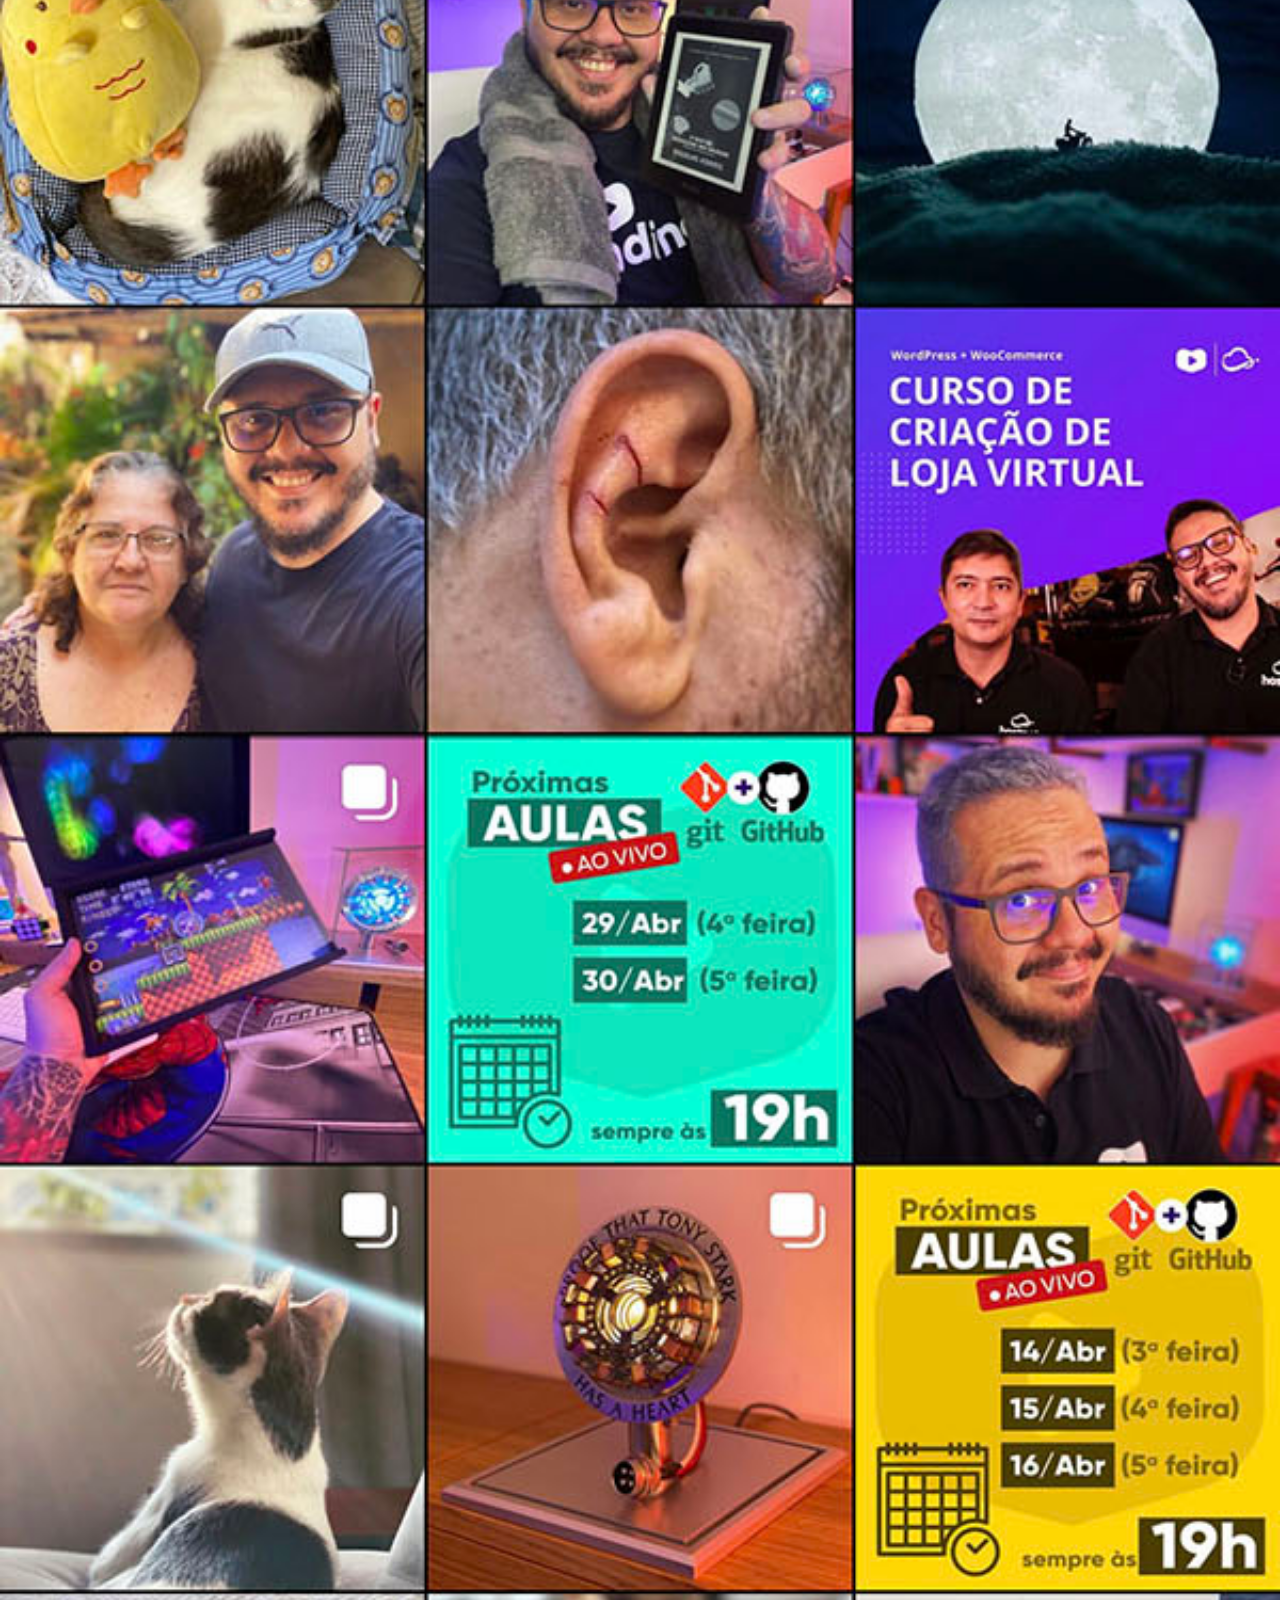
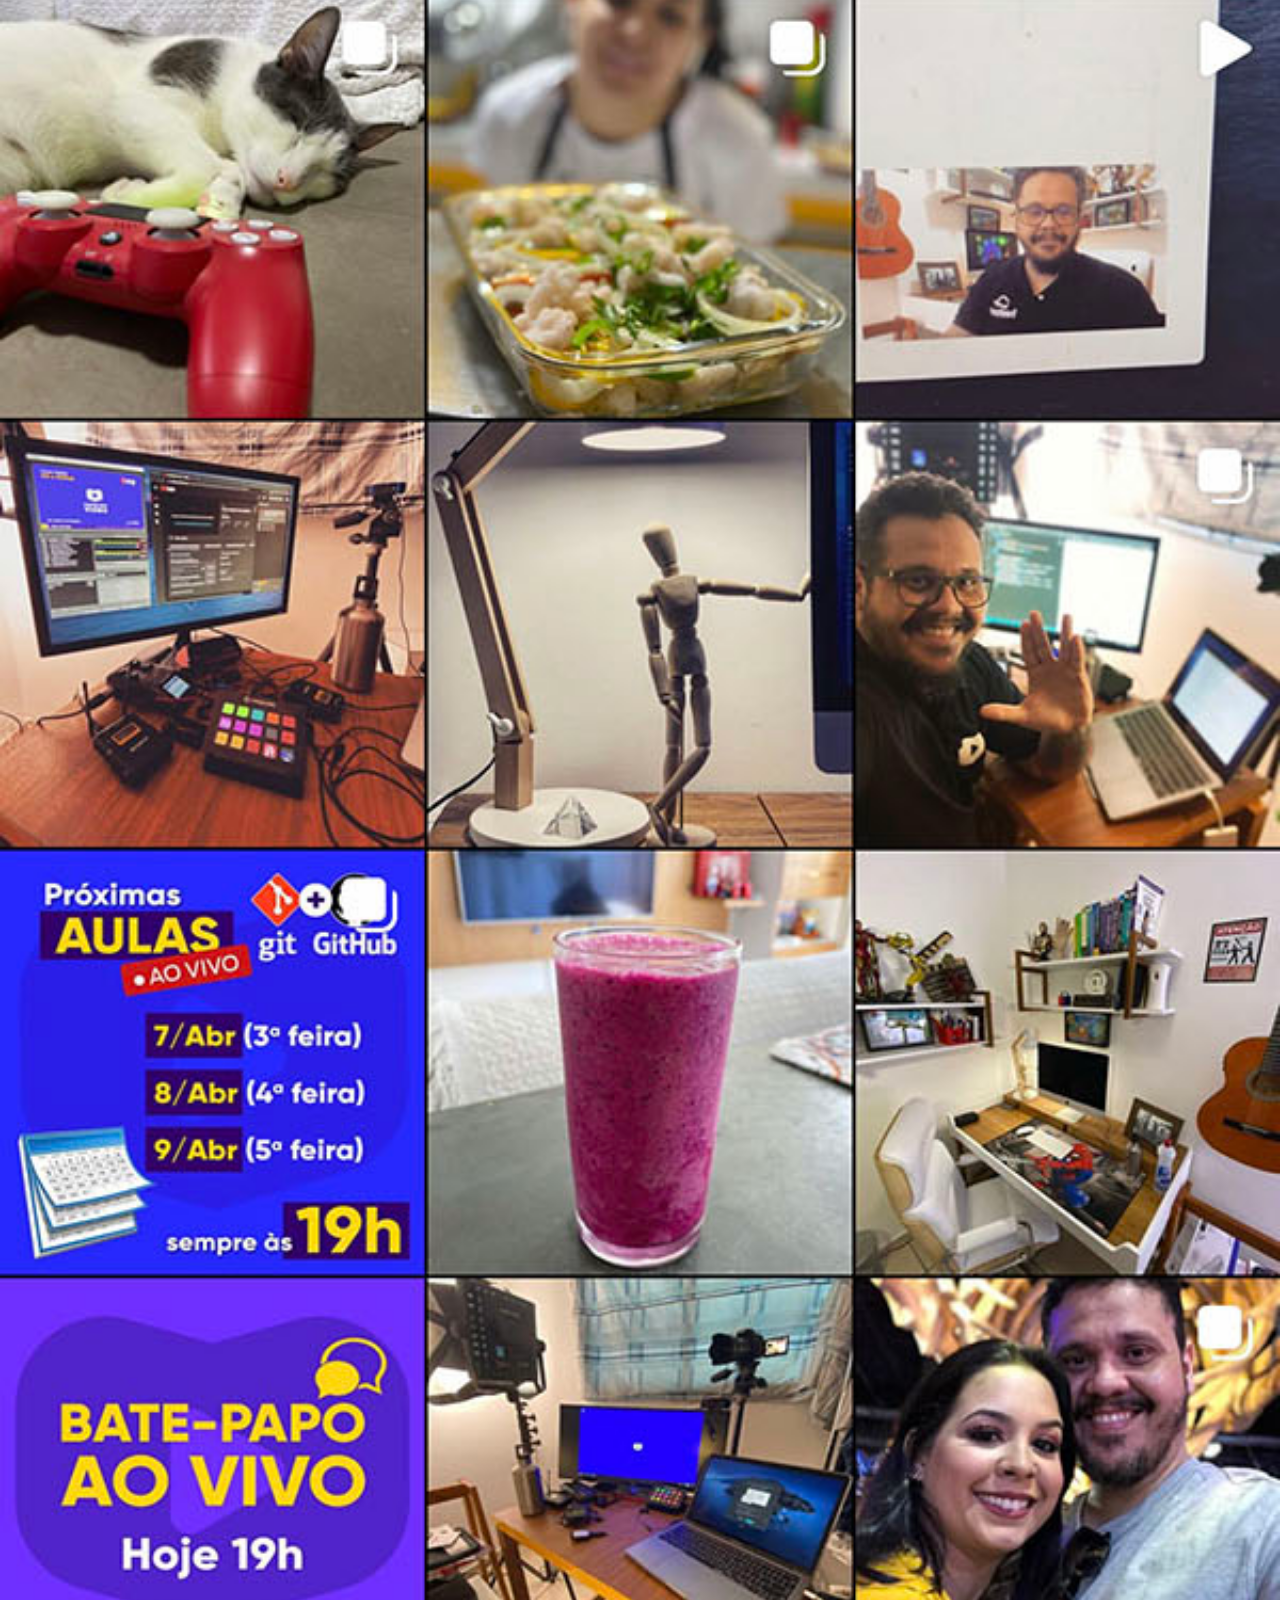
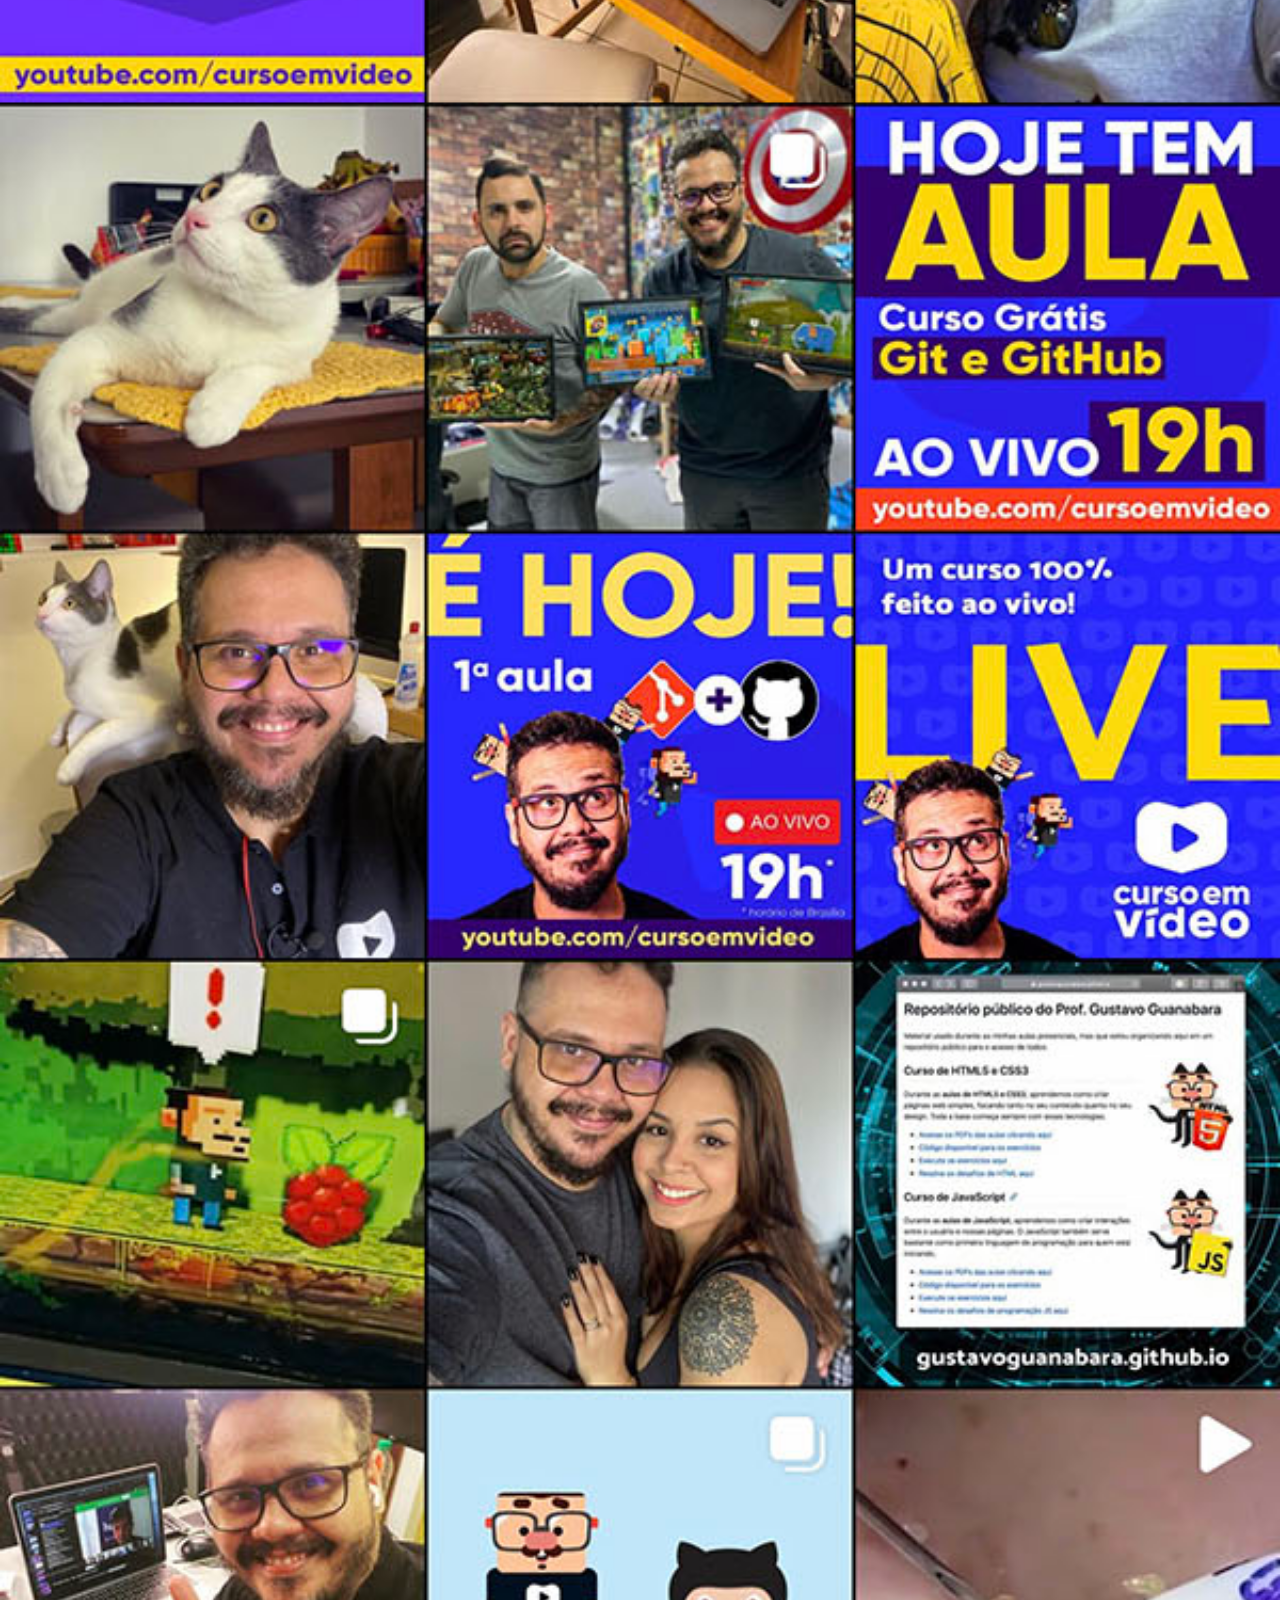
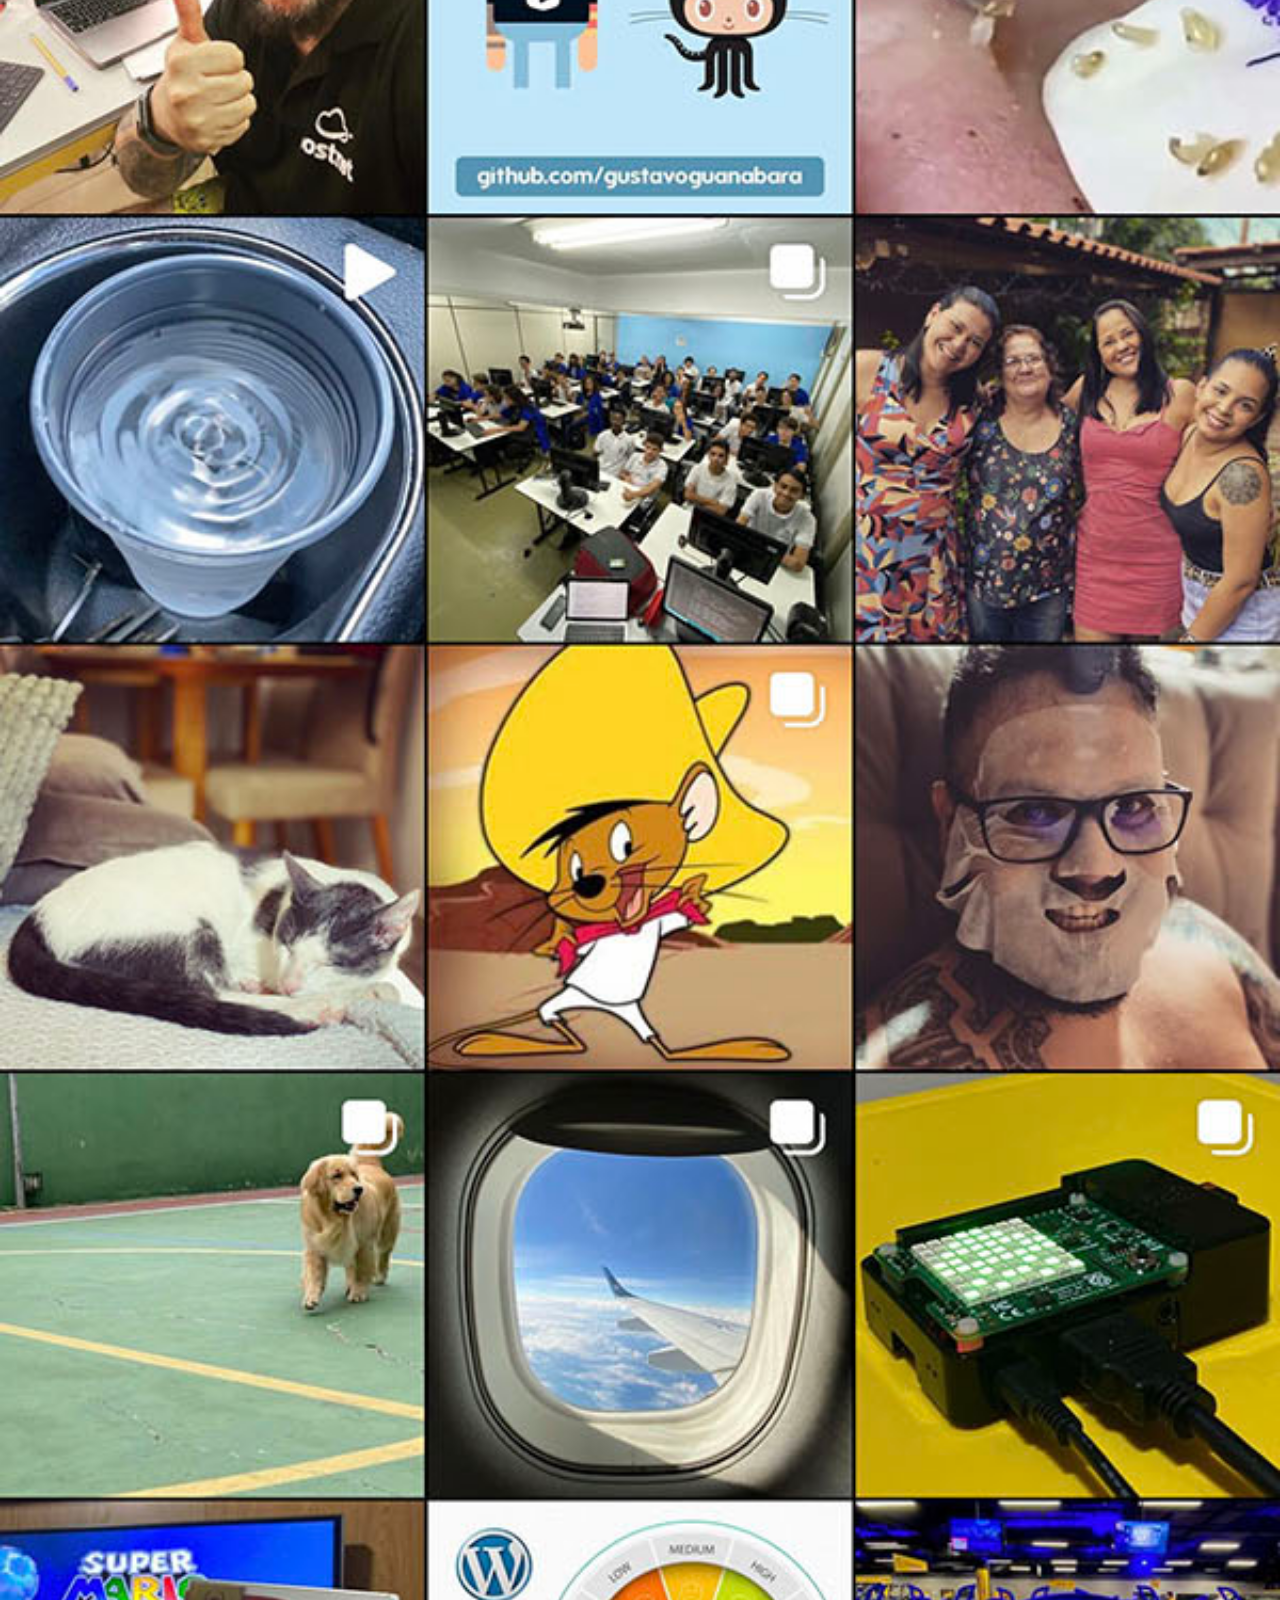
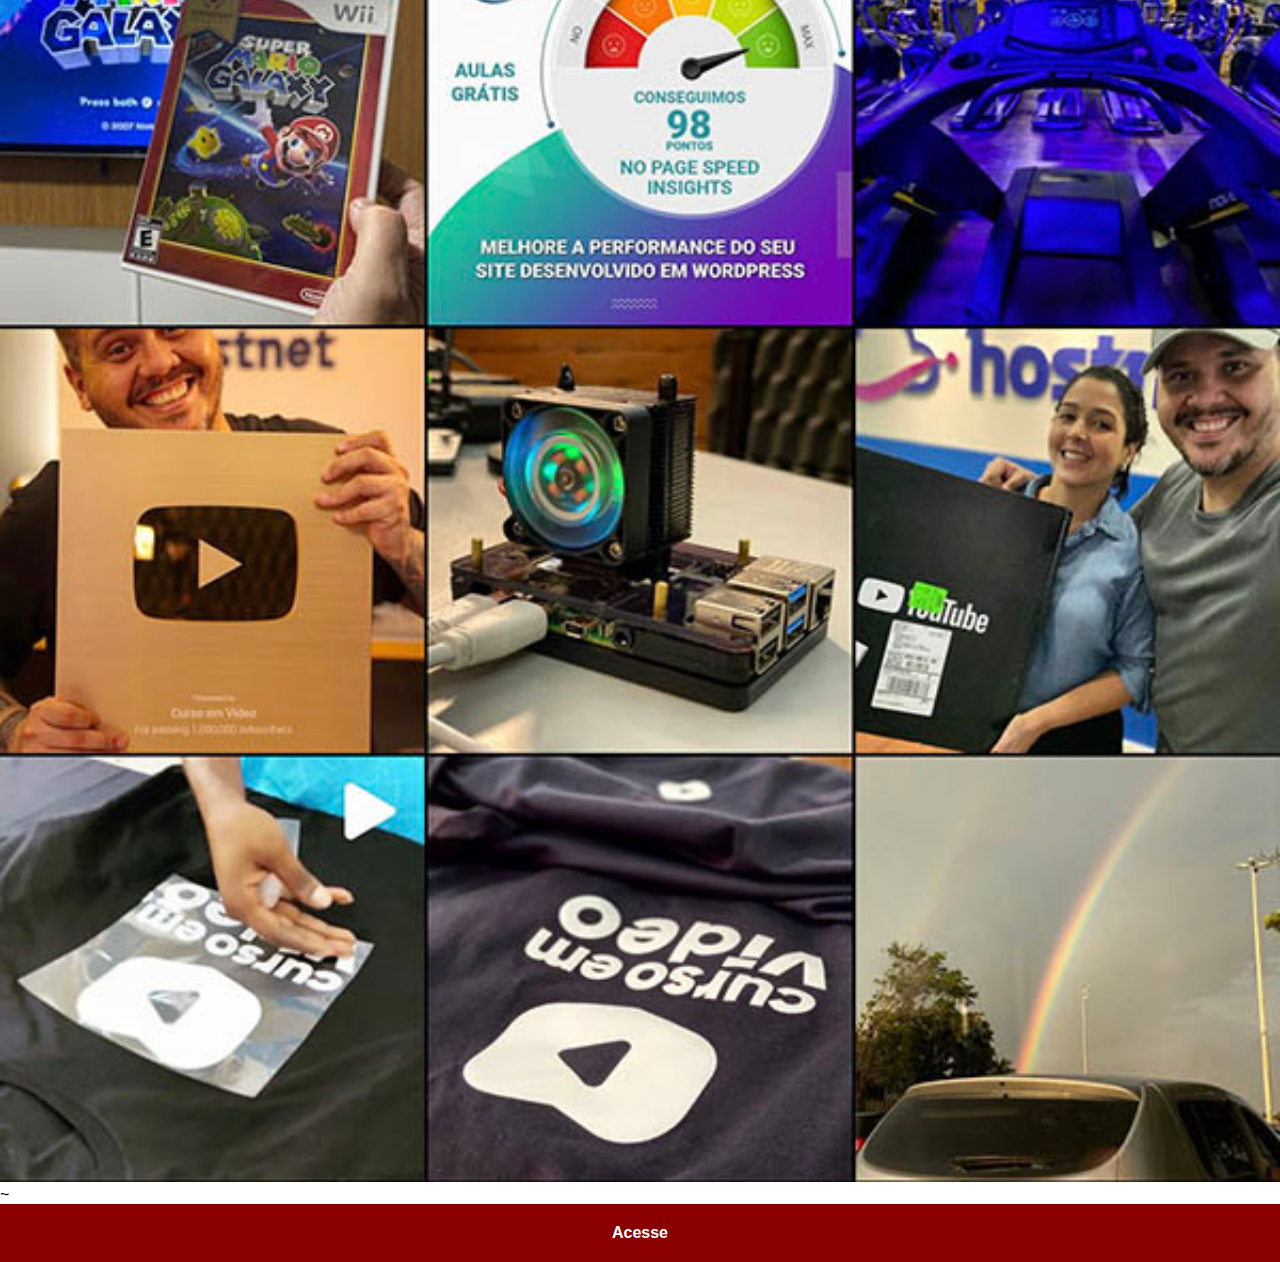
<file: instagram.html>
<!DOCTYPE html>
<html lang="pt-br">
<head>
    <meta charset="UTF-8">
    <meta name="viewport" content="width=device-width, initial-scale=1.0">
    <title>Instagram</title>
    <link rel="stylesheet" href="estilos/social.css">
</head>
<body>
    <img src="imagens/tela-instagram.jpg" alt="Instagram">~
    <a href="//www.instagram.com/gustavoguanabara/" target="_blank">Acesse</a>
</body>
</html>
</file>
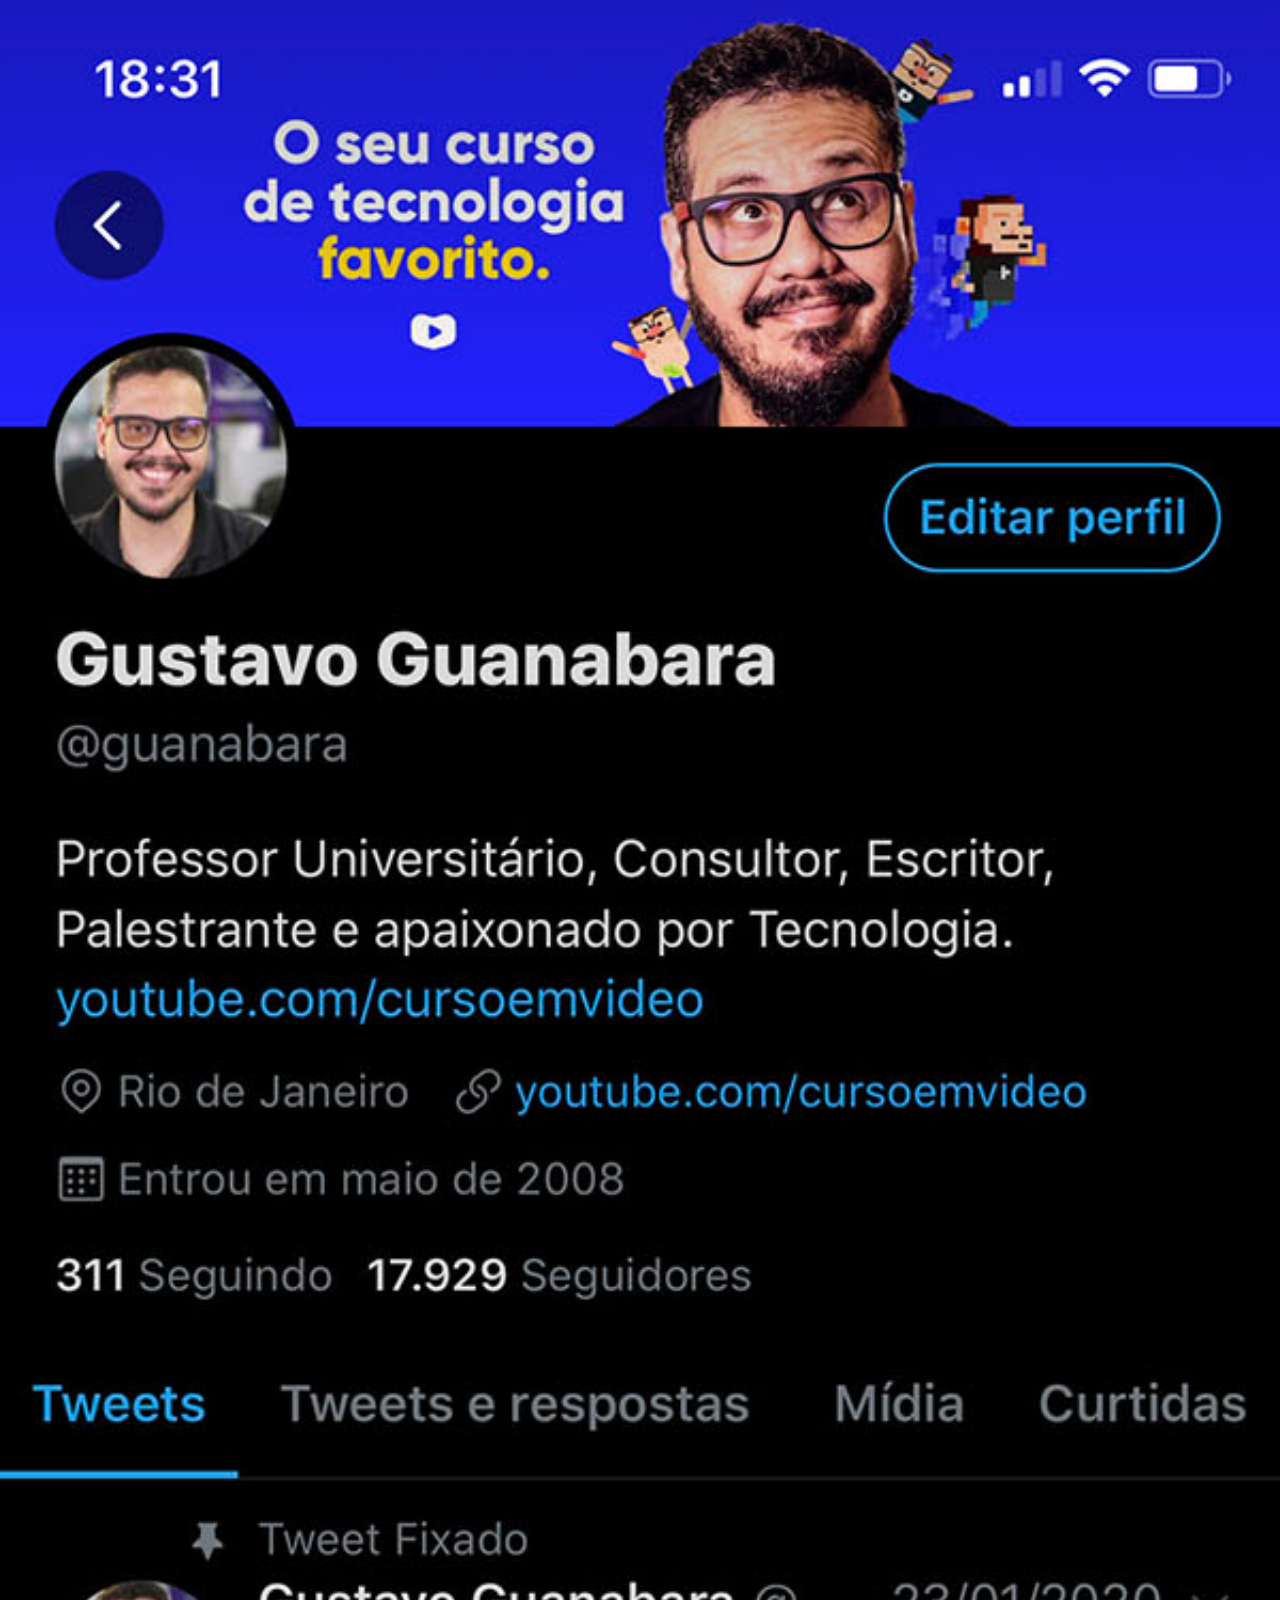
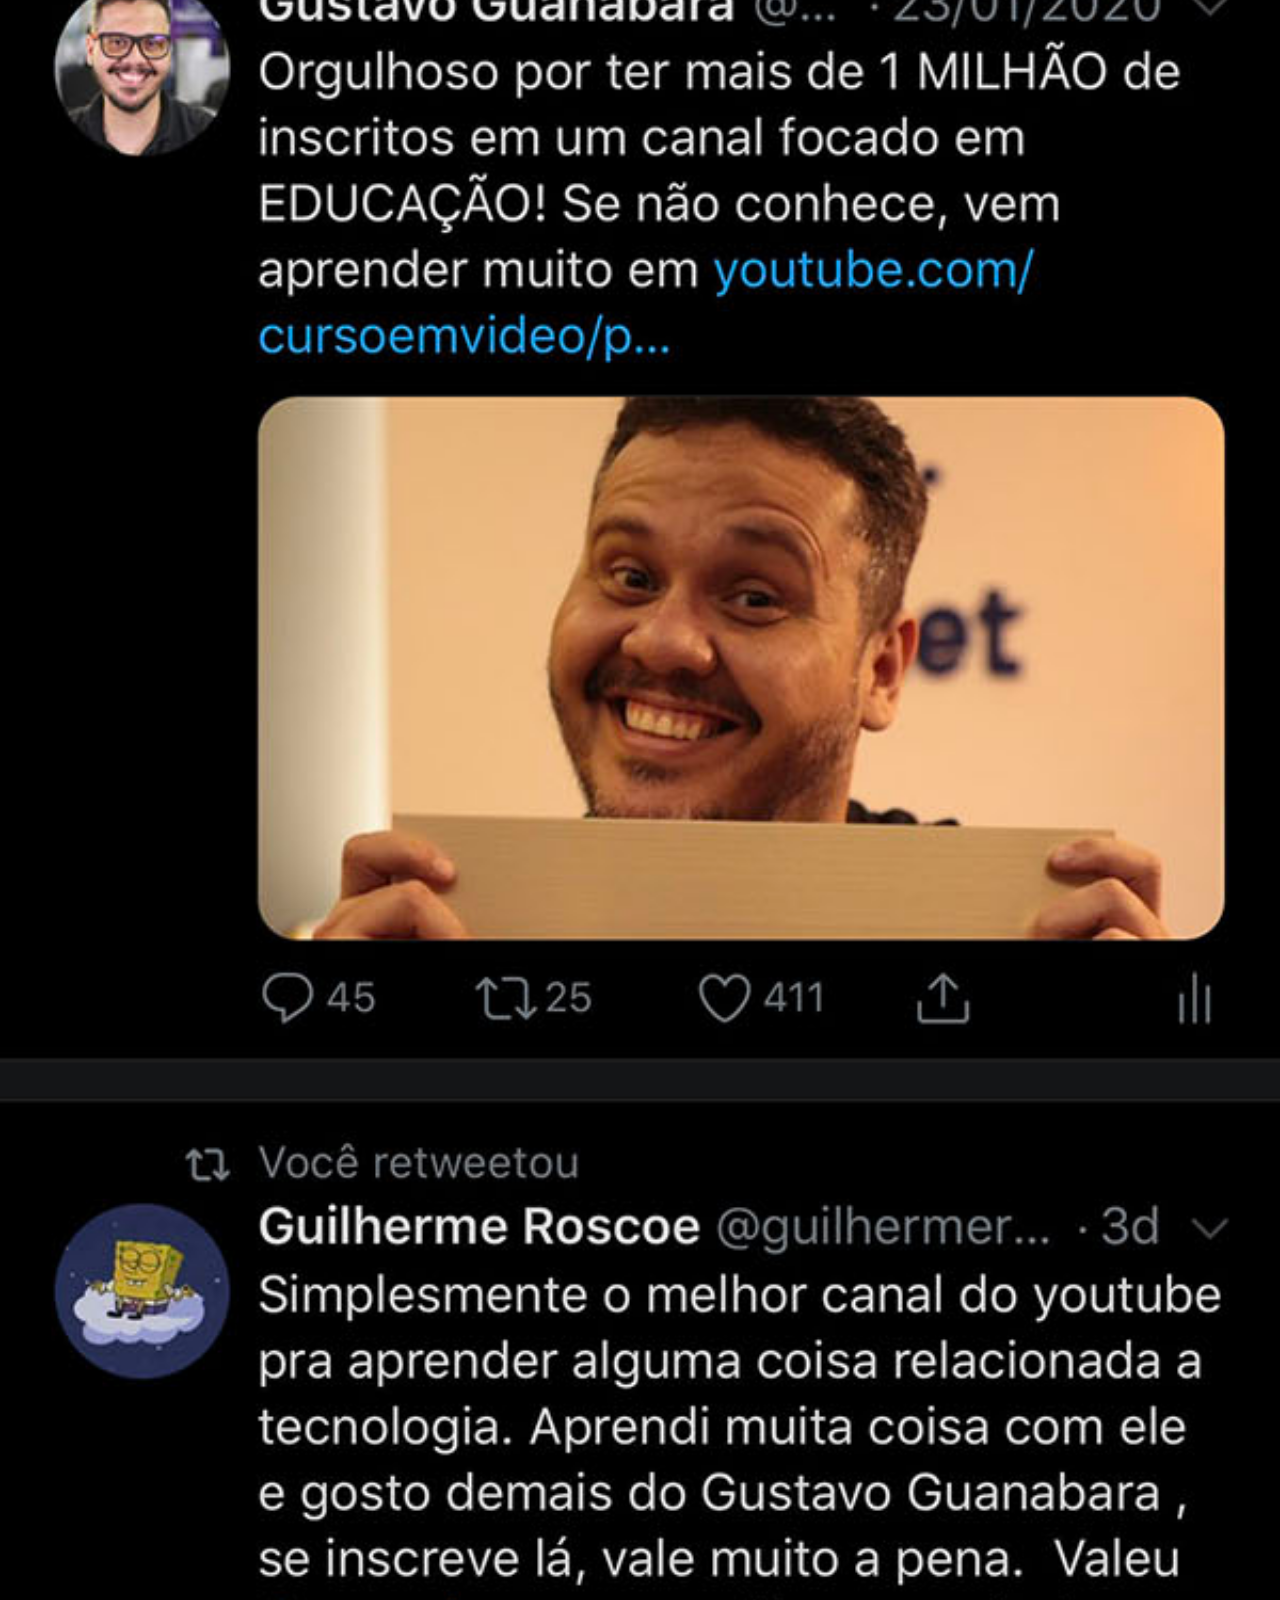
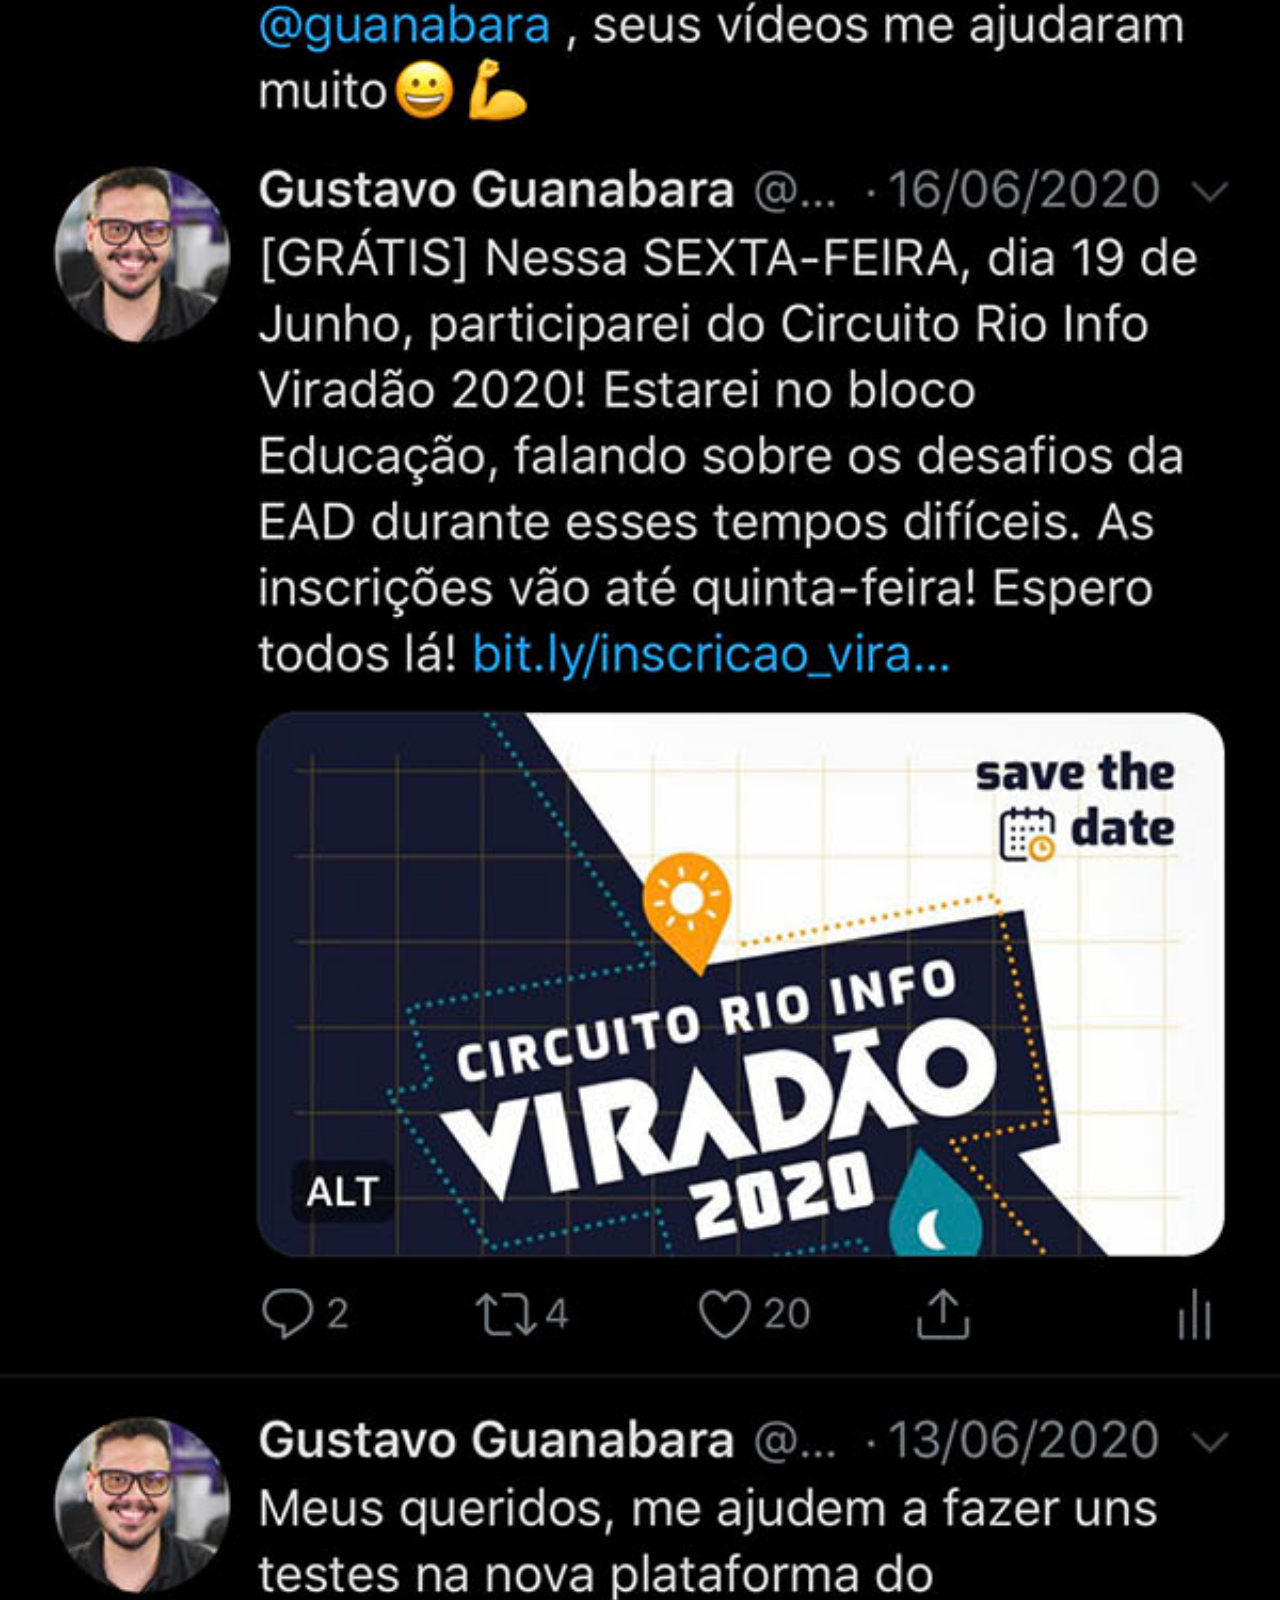
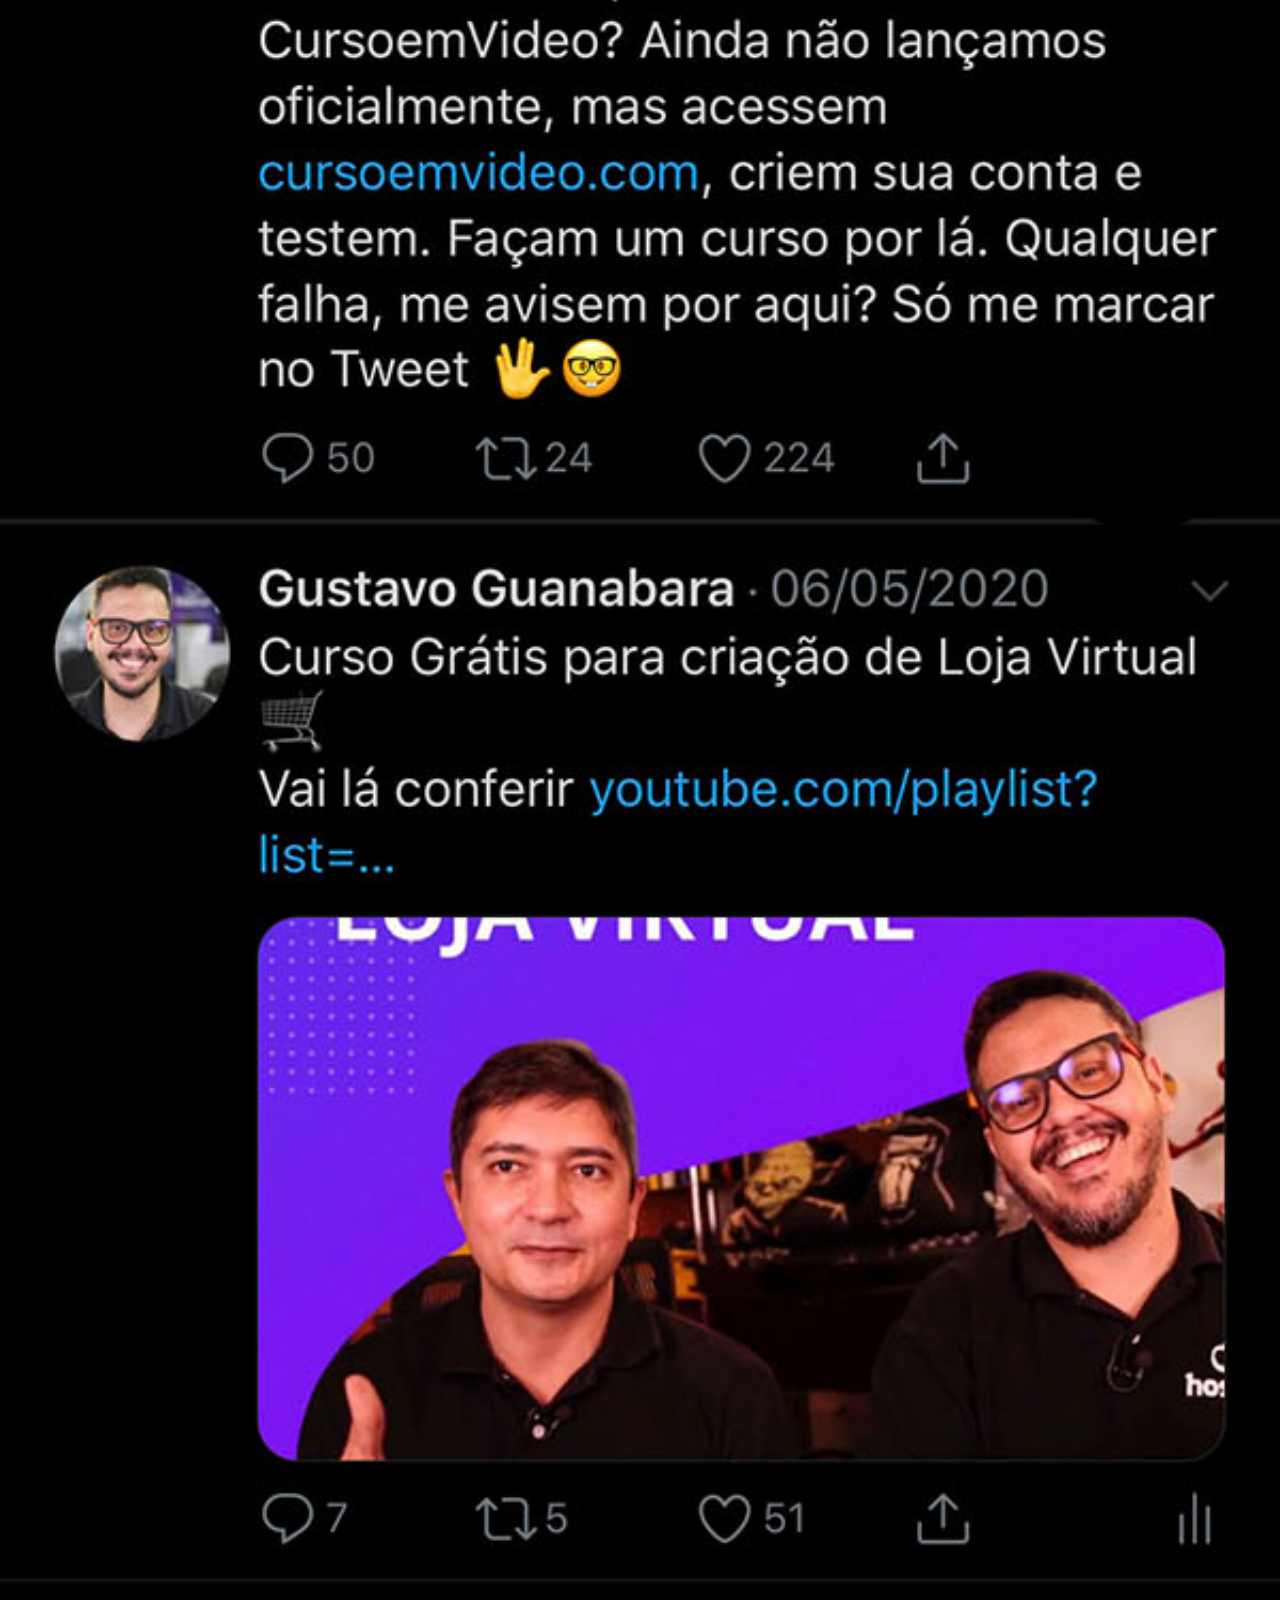
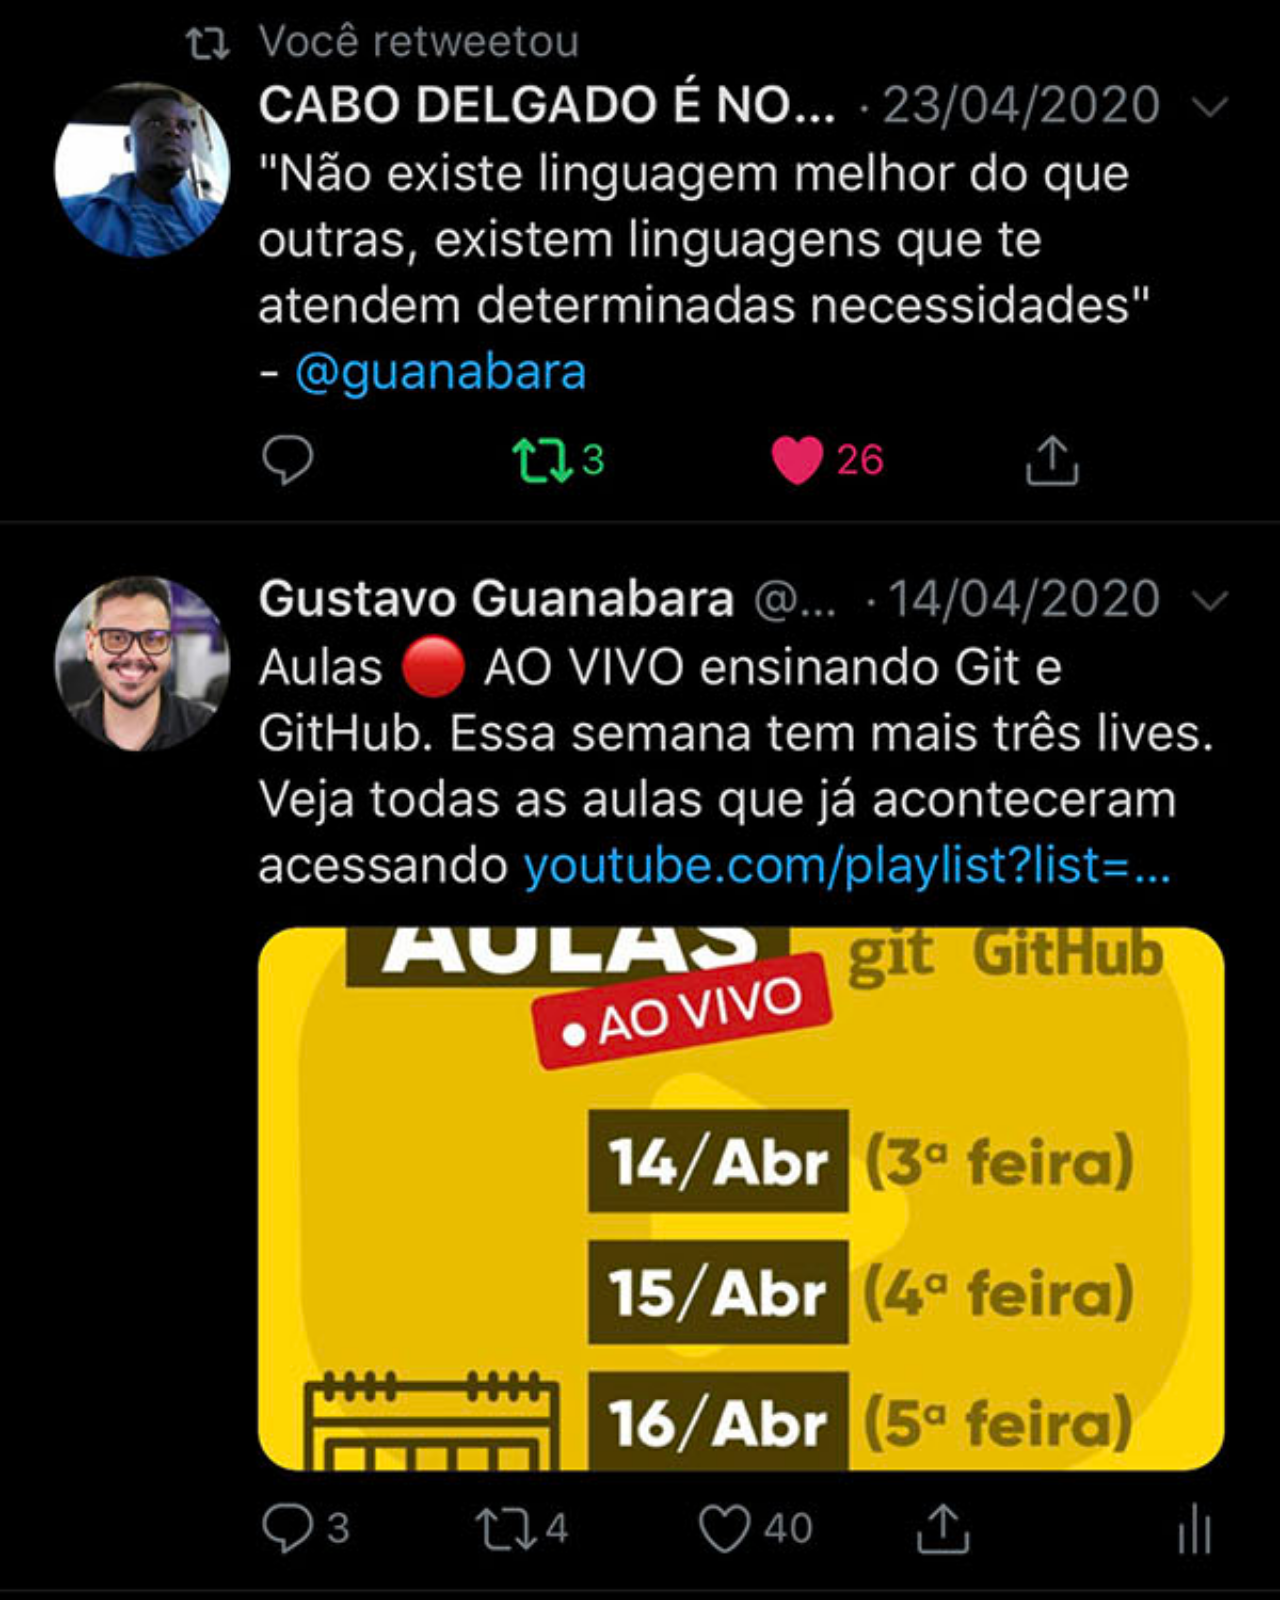
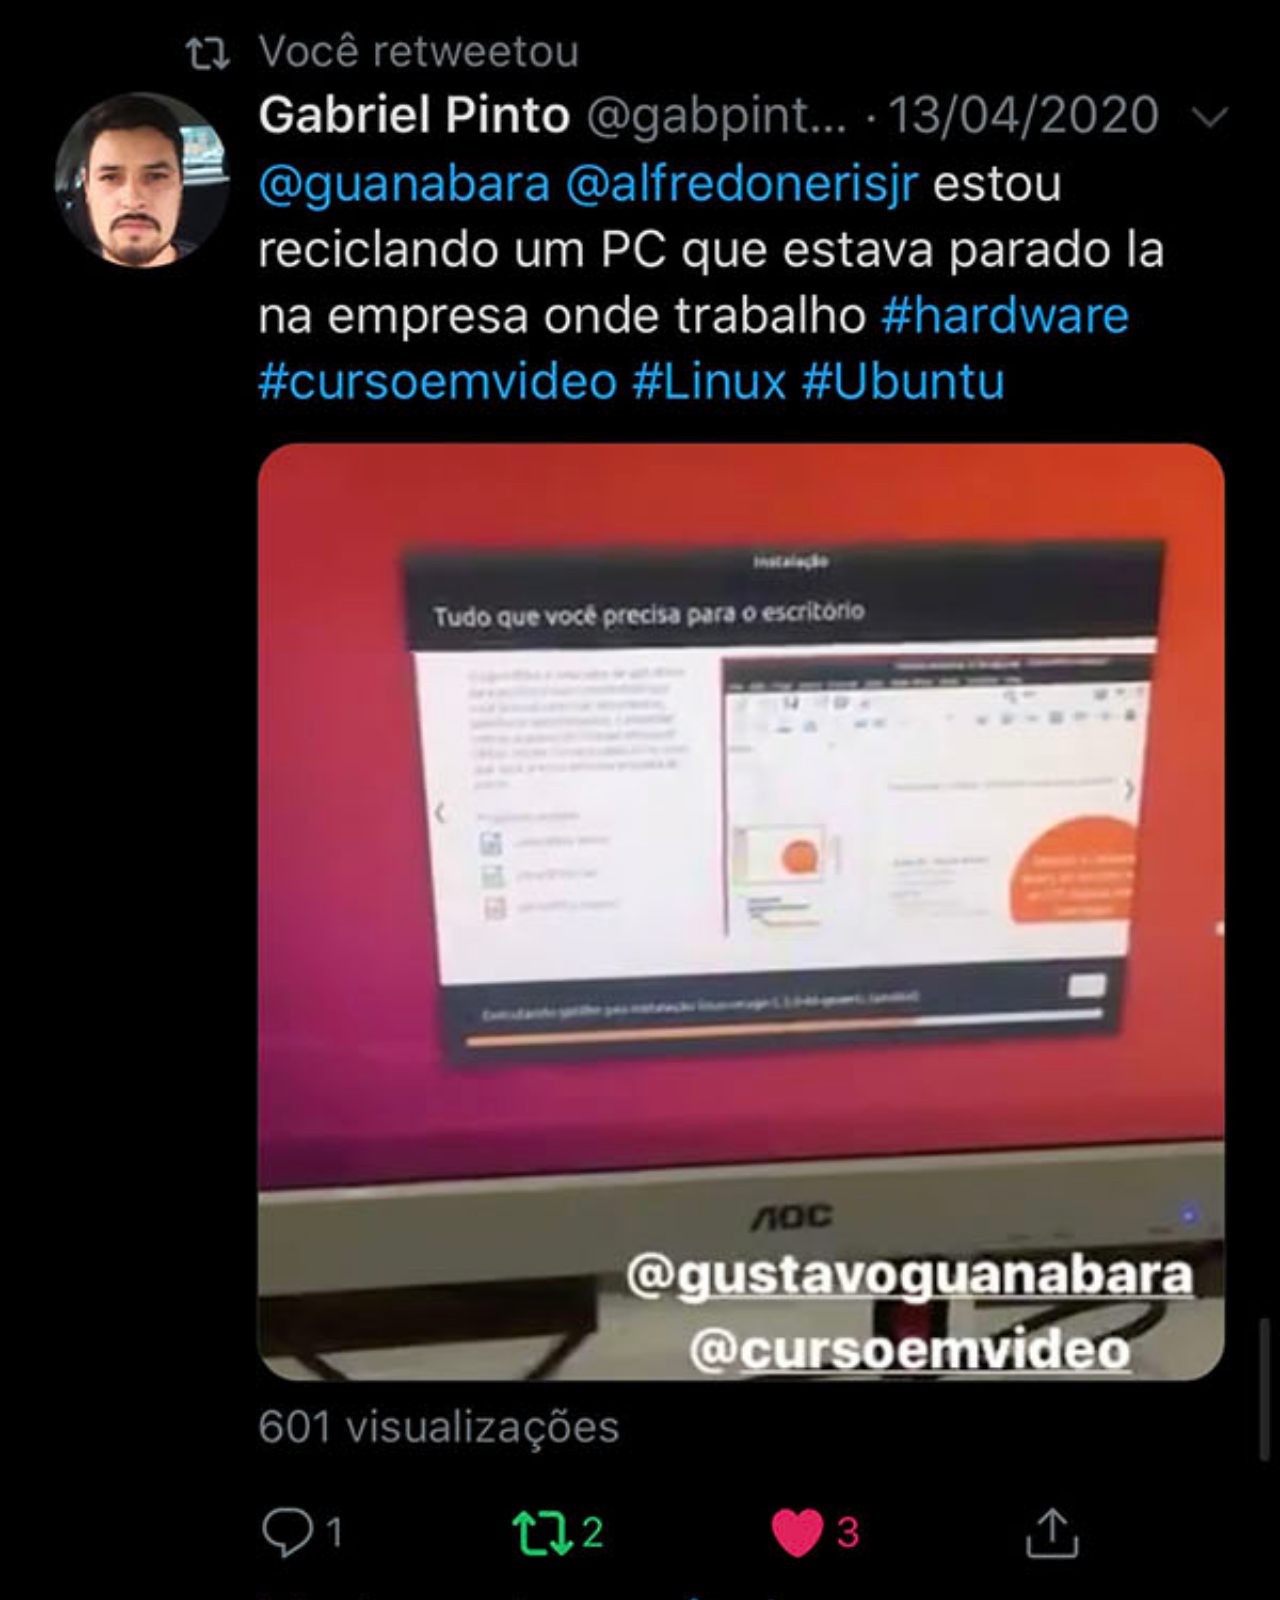
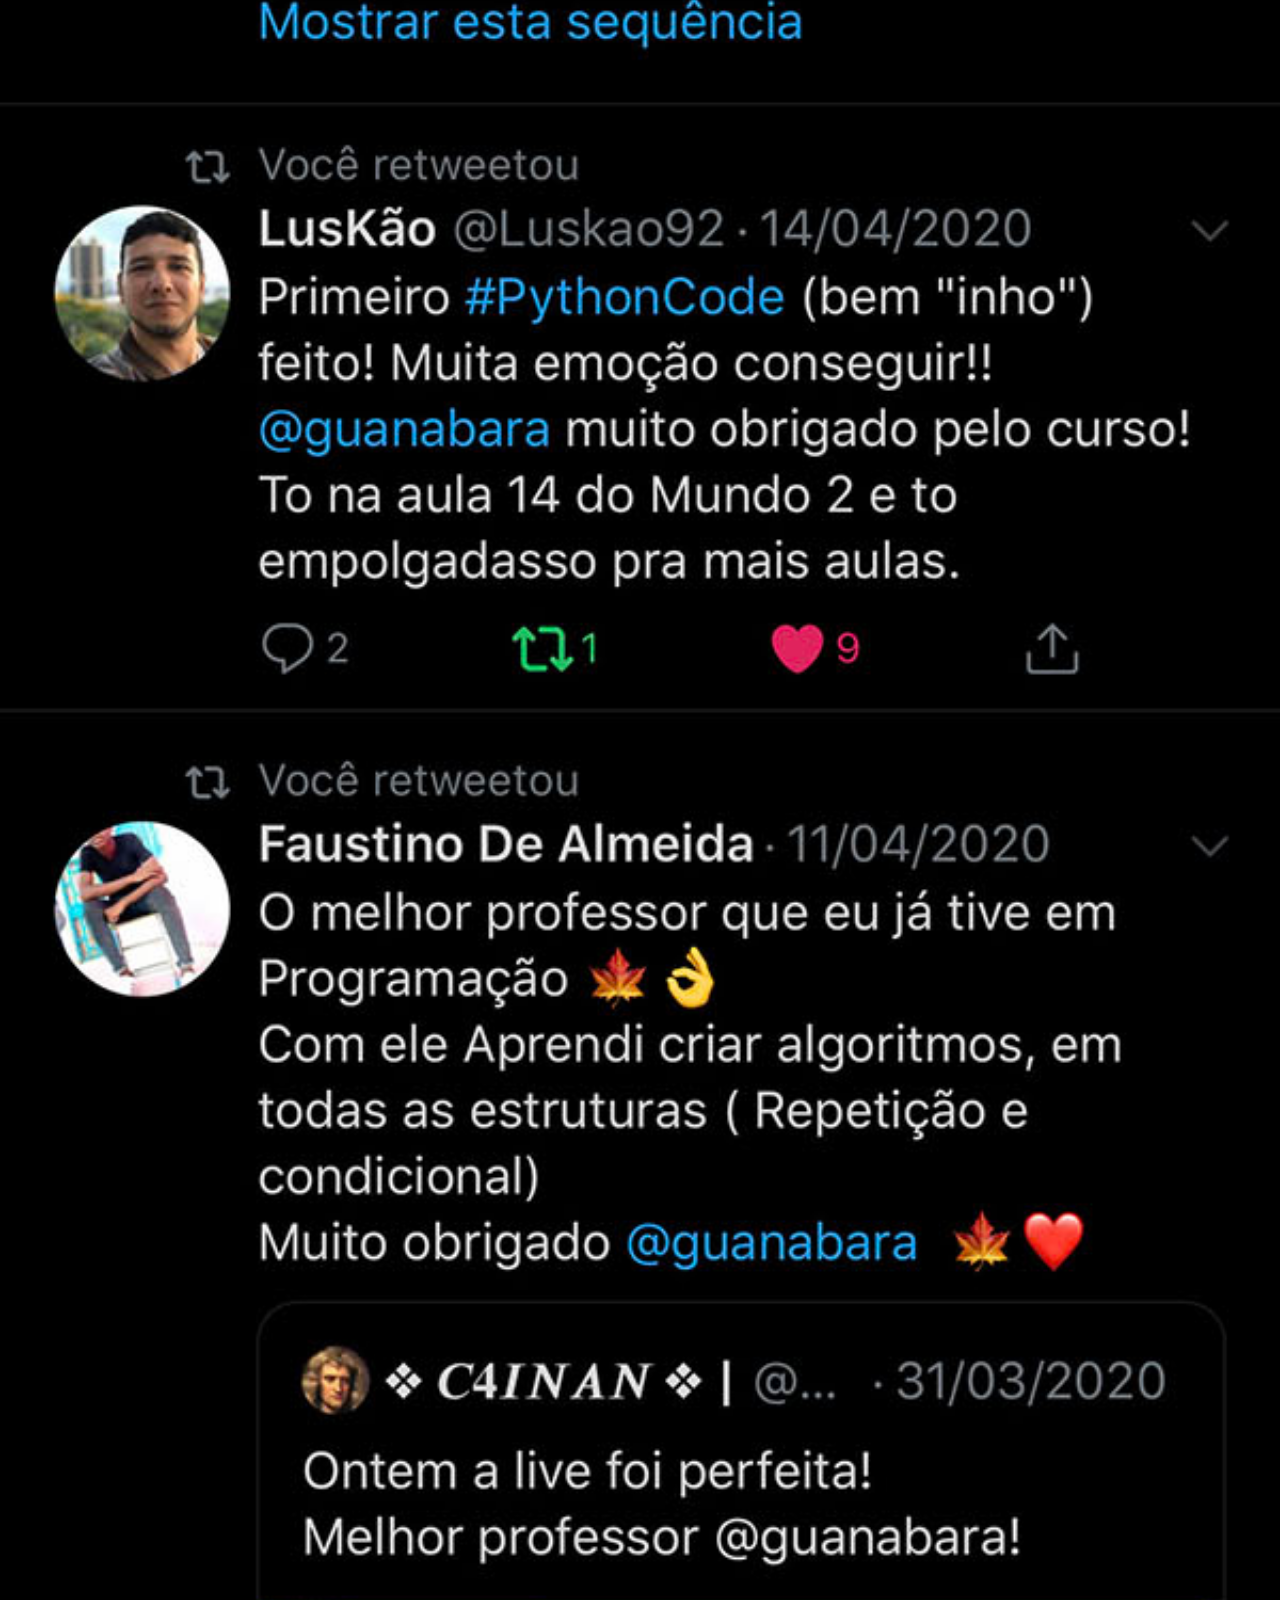
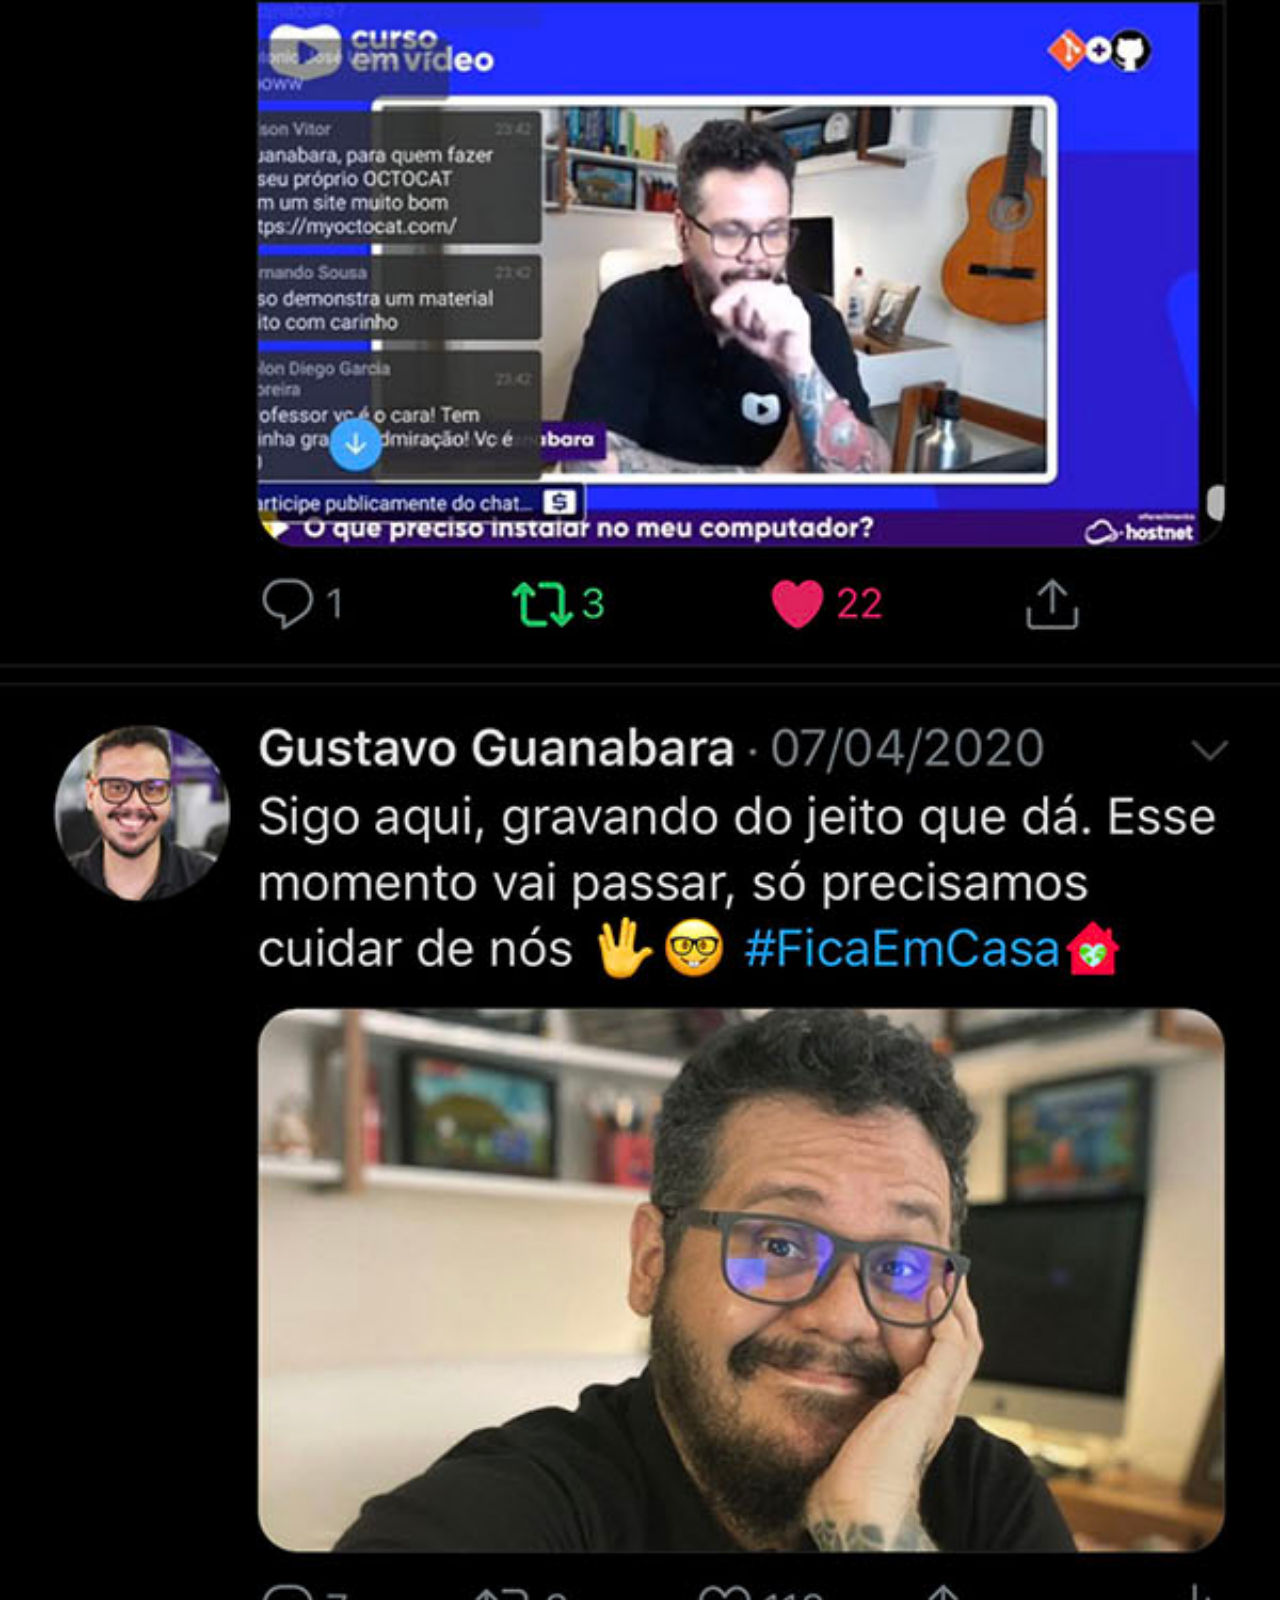
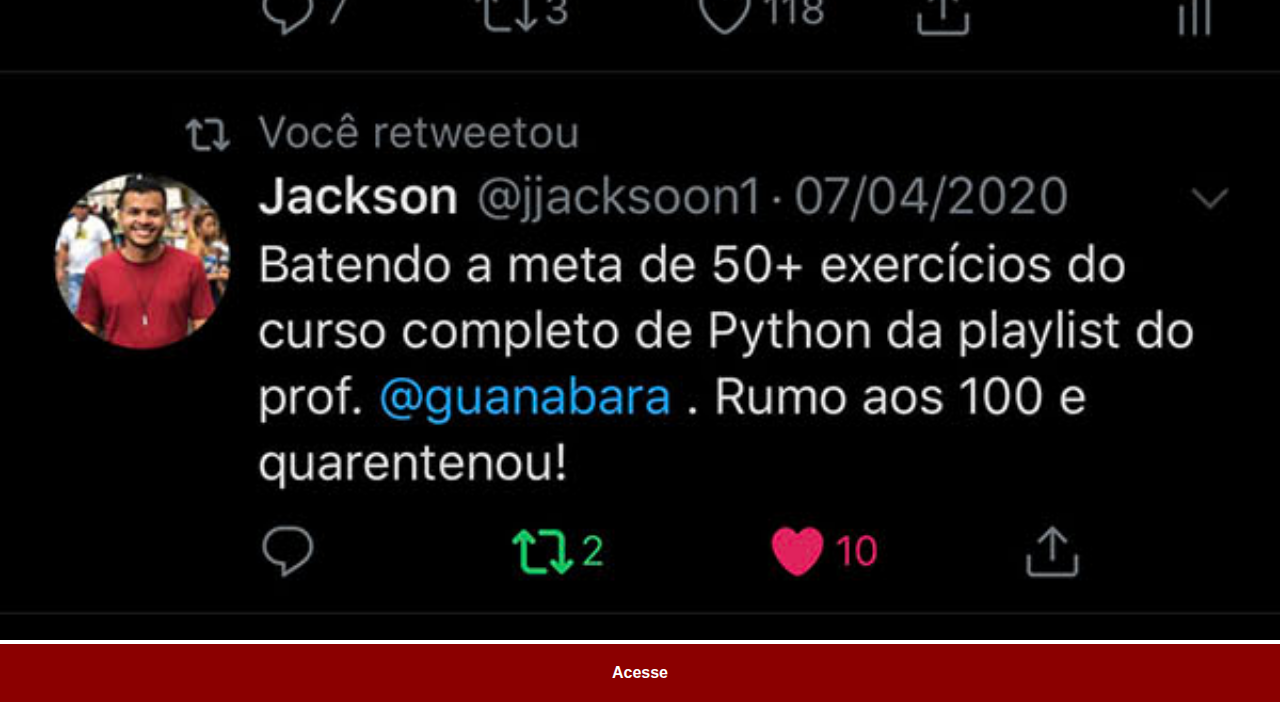
<file: Twitter.html>
<!DOCTYPE html>
<html lang="pt-br">
<head>
    <meta charset="UTF-8">
    <meta name="viewport" content="width=device-width, initial-scale=1.0">
    <title>Twitter</title>
    <link rel="stylesheet" href="estilos/social.css">
</head>
<body>
    <img src="imagens/tela-twitter.jpg" alt="Twitter">
    <a href="#" target="_blank">Acesse</a>
</body>
</html>
</file>
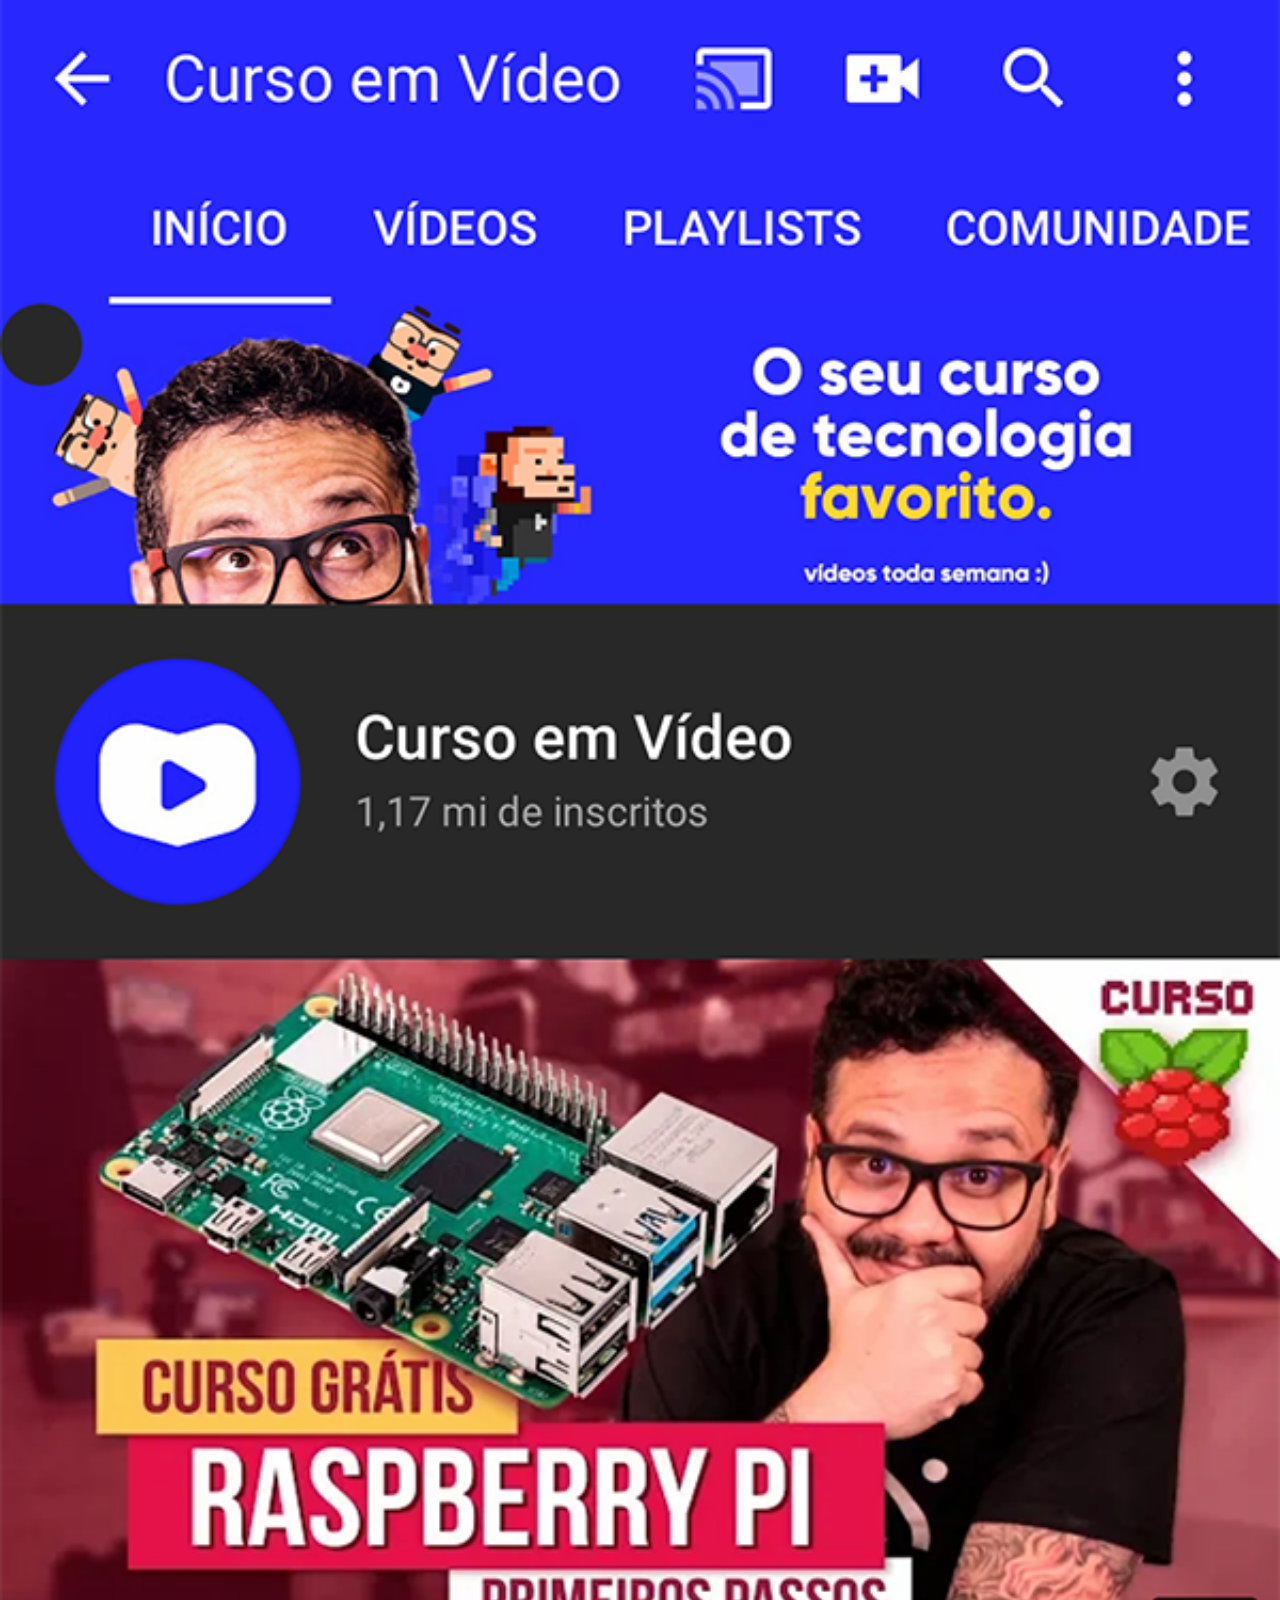
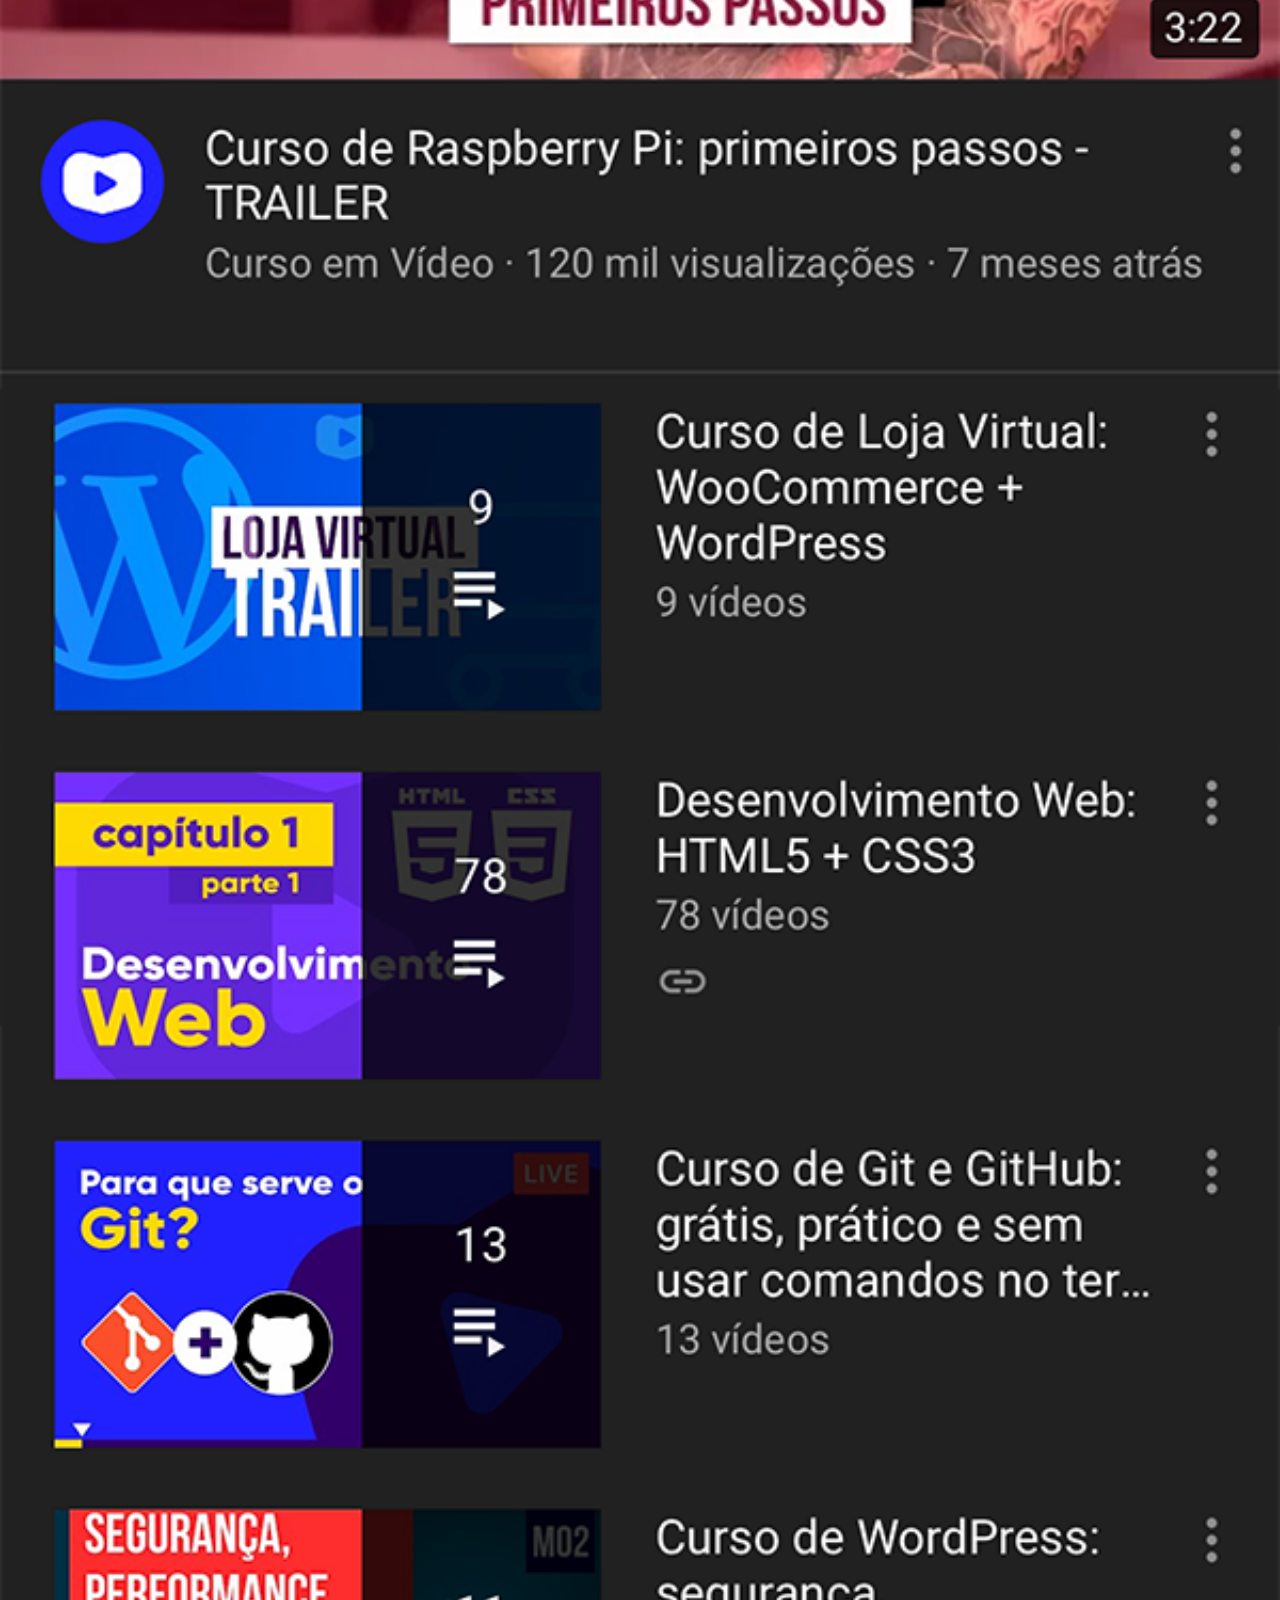
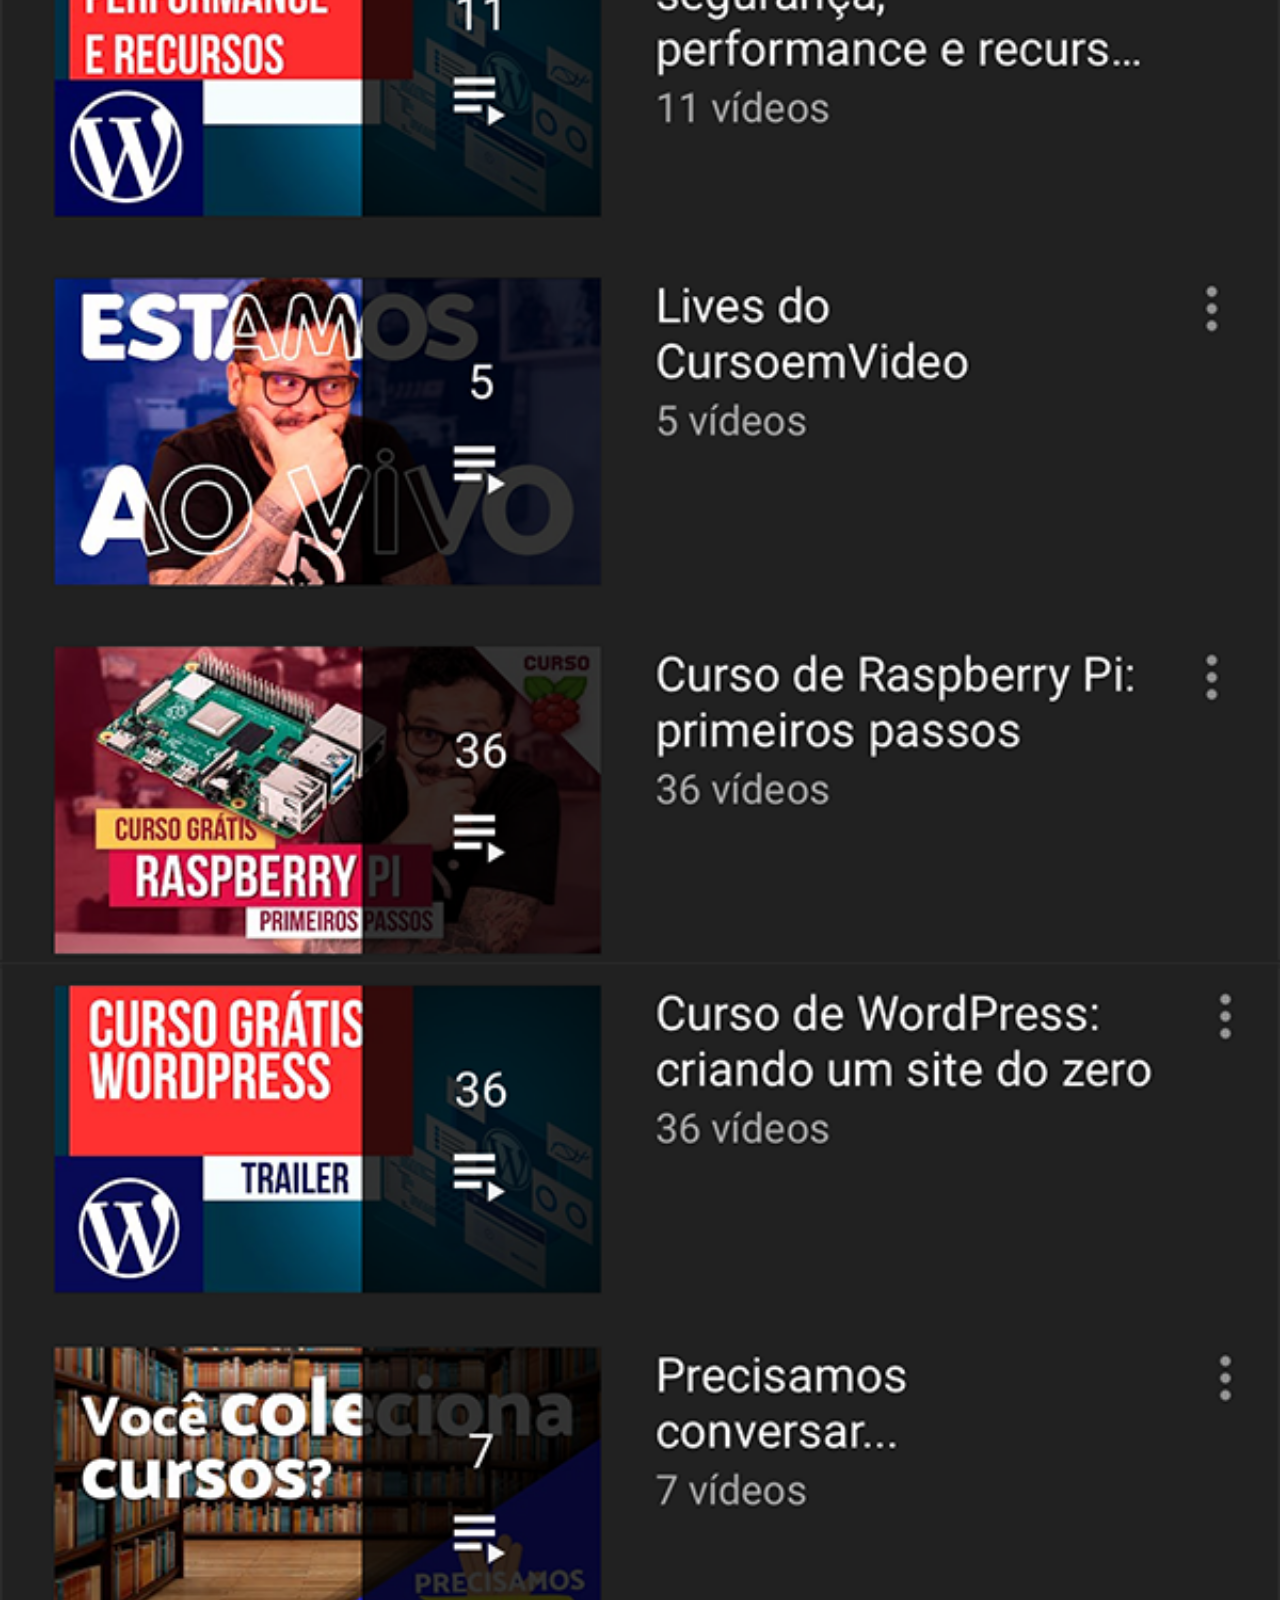
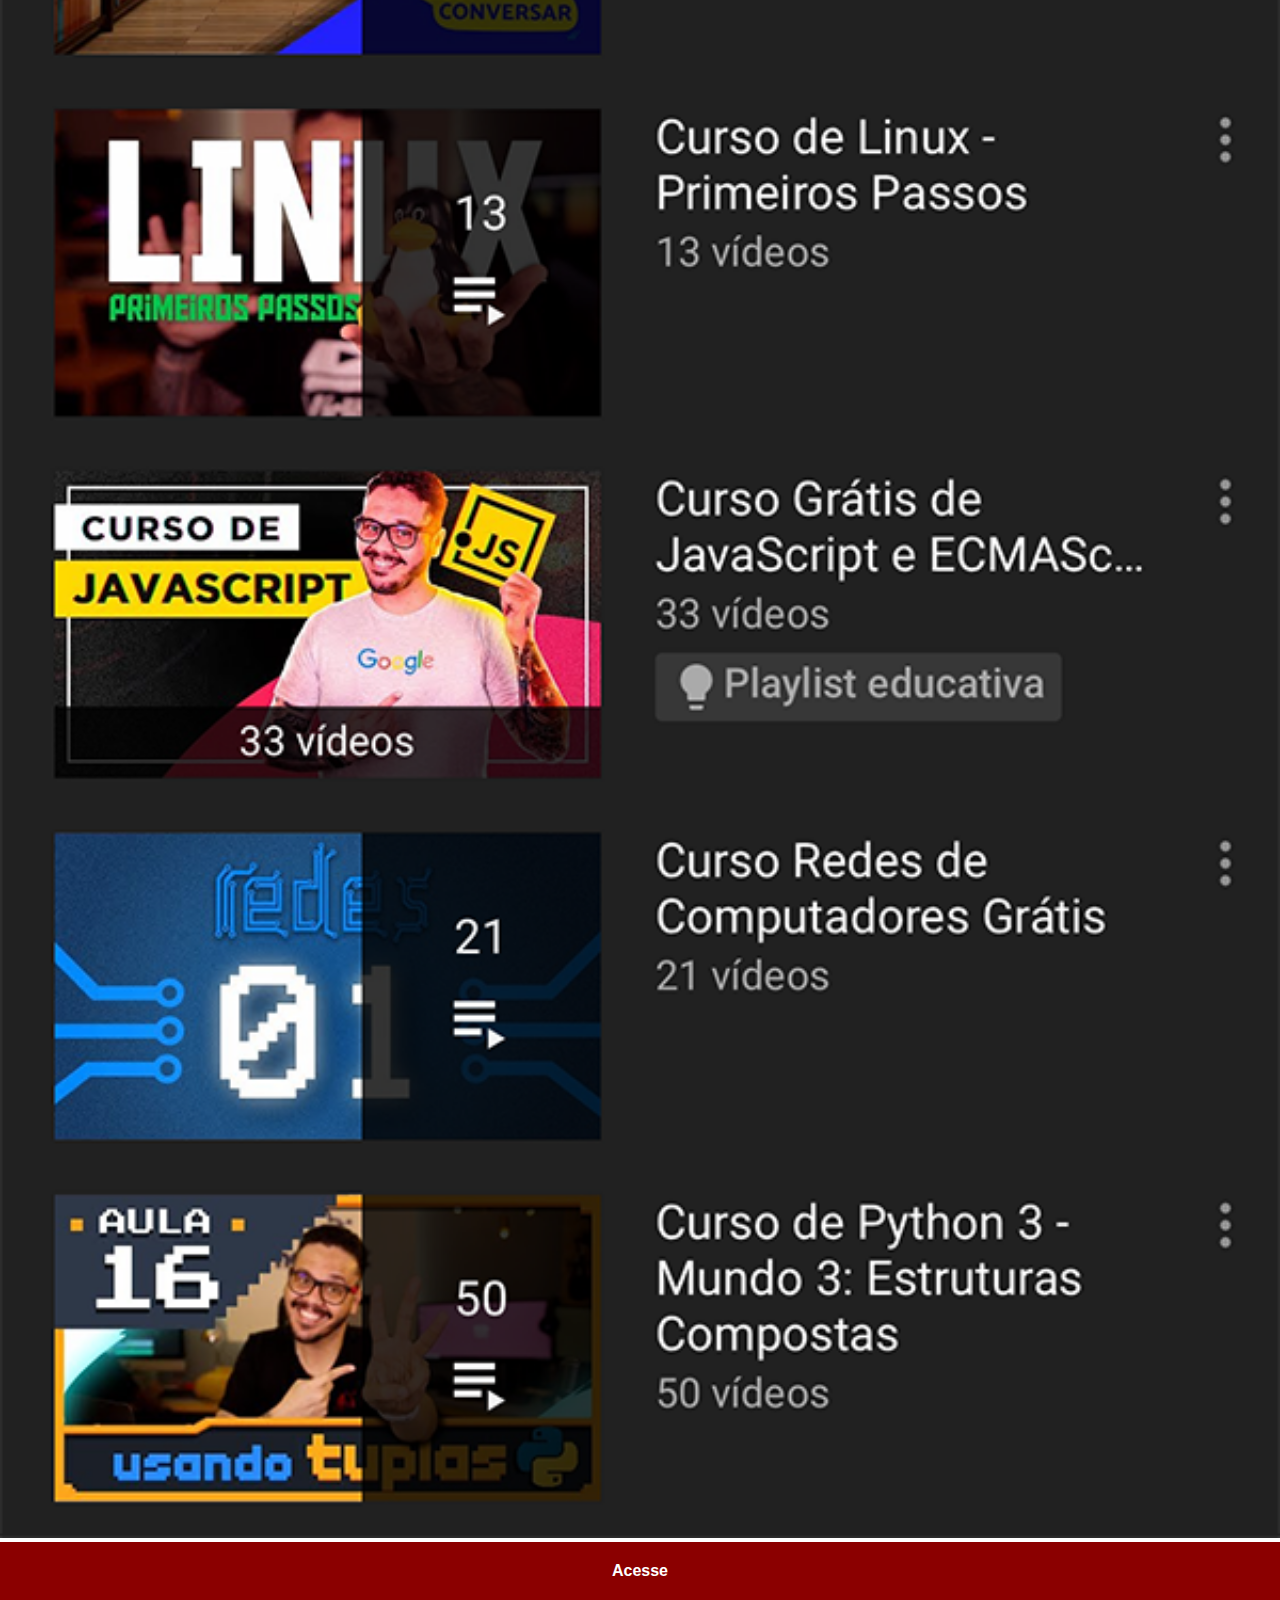
<file: youtube.html>
<!DOCTYPE html>
<html lang="pt-br">
<head>
    <meta charset="UTF-8">
    <meta name="viewport" content="width=device-width, initial-scale=1.0">
    <title>Youtube</title>
    <link rel="stylesheet" href="estilos/social.css">
</head>
<body>
    <img src="imagens/tela-youtube.png" alt="Youtube">
    <a href="https://www.youtube.com/@Eloevolution-k1y4w/shorts" target="_blank">Acesse</a>
</body>
</html>
</file>
<file: estilo/sttyle.css>
@charset "UTF-8";

* {
    margin: 0px;
    padding: 0px;
    font-family: Arial, Helvetica, sans-serif;
}

html, body {
    height: 100vh;
    width: 100vw;
    background-color: black;
}

body {
    background: url('../imagens/fundo-madeira.jpg') no-repeat center;
    background-size: cover;
    background-attachment: fixed;

}

main {
    height: 100vh;
    position: relative;
}

section#telefone {
    position: absolute;
    top: 50%;
    left: 50%;
    transform: translate(-50%, -50%);

    height: 627px;
    width: 311px;
    background: url('../imagens/frame-iphone.png');
}

iframe#tela {
    position: relative;
    top: 80px;
    left: 22px;
    width: 267px;
    height: 471px;
}

section#redes-sociais {
    text-align: right;
}

section#redes-sociais img {
    width: 50px;
    margin: 10px;
    border-radius: 50%;
    box-shadow: 2px 2px 5px rgba(0, 0, 0, 0.409);
    box-sizing: border-box;
}

section#redes-sociais img:hover {
    border: 2px solid rgba(255, 255, 255, 0.603);
    transform: translate(-3px, -3px);
    box-shadow: 5px 5px 10px rgba(0, 0, 0, 0.61);
    transition: transform .3s , border 1s;
}
</file>
<file: estilos/social.css>
@charset "UTF-8";

* {
    margin: 0px;
    padding: 0px;
    font-family: Arial, Helvetica, sans-serif;
}

::-webkit-scrollbar {
    width: 0px;
    padding: 0px;
}

img {
    width: 100vw;
}

a {
    display: block;
    background-color: darkred;
    color: white;
    padding: 20px;
    text-align: center;
    font-weight: bolder;
    text-decoration: none;
}

a:hover {
    background-color: red;
}
</file>
